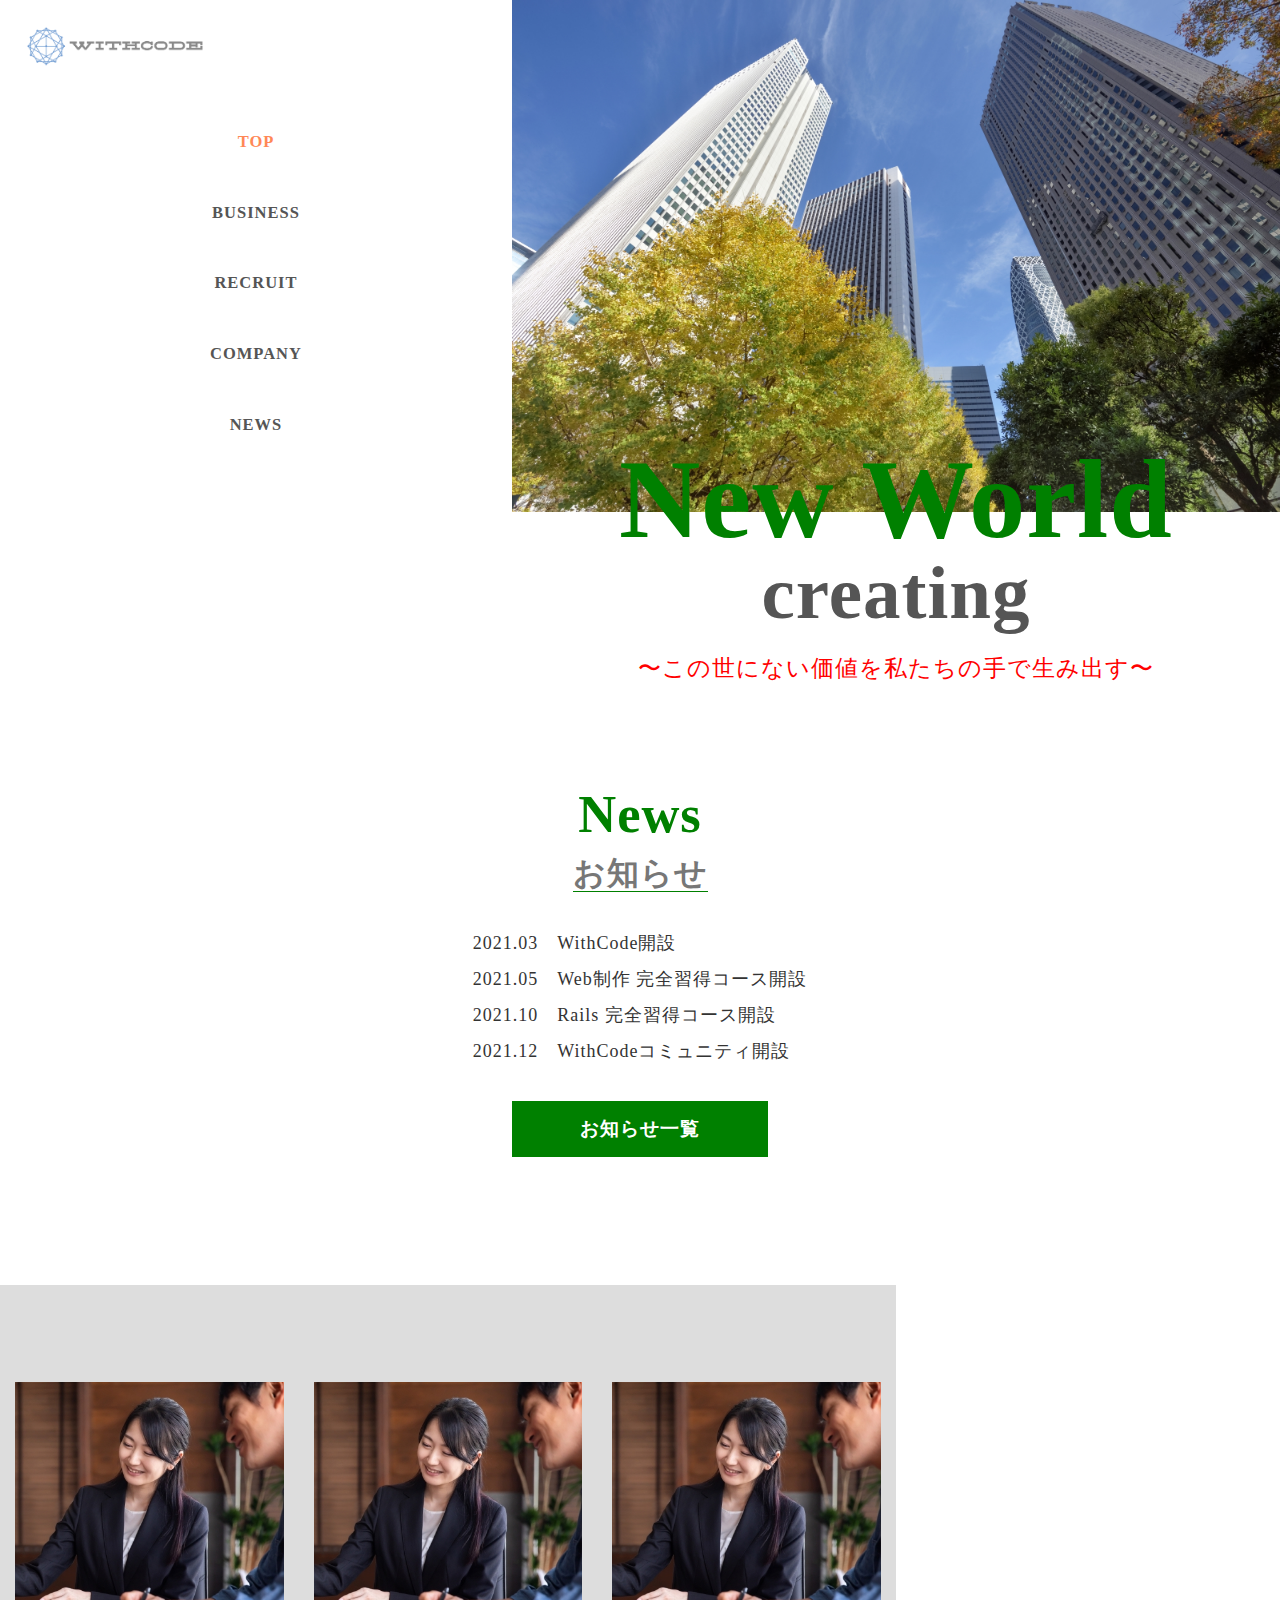
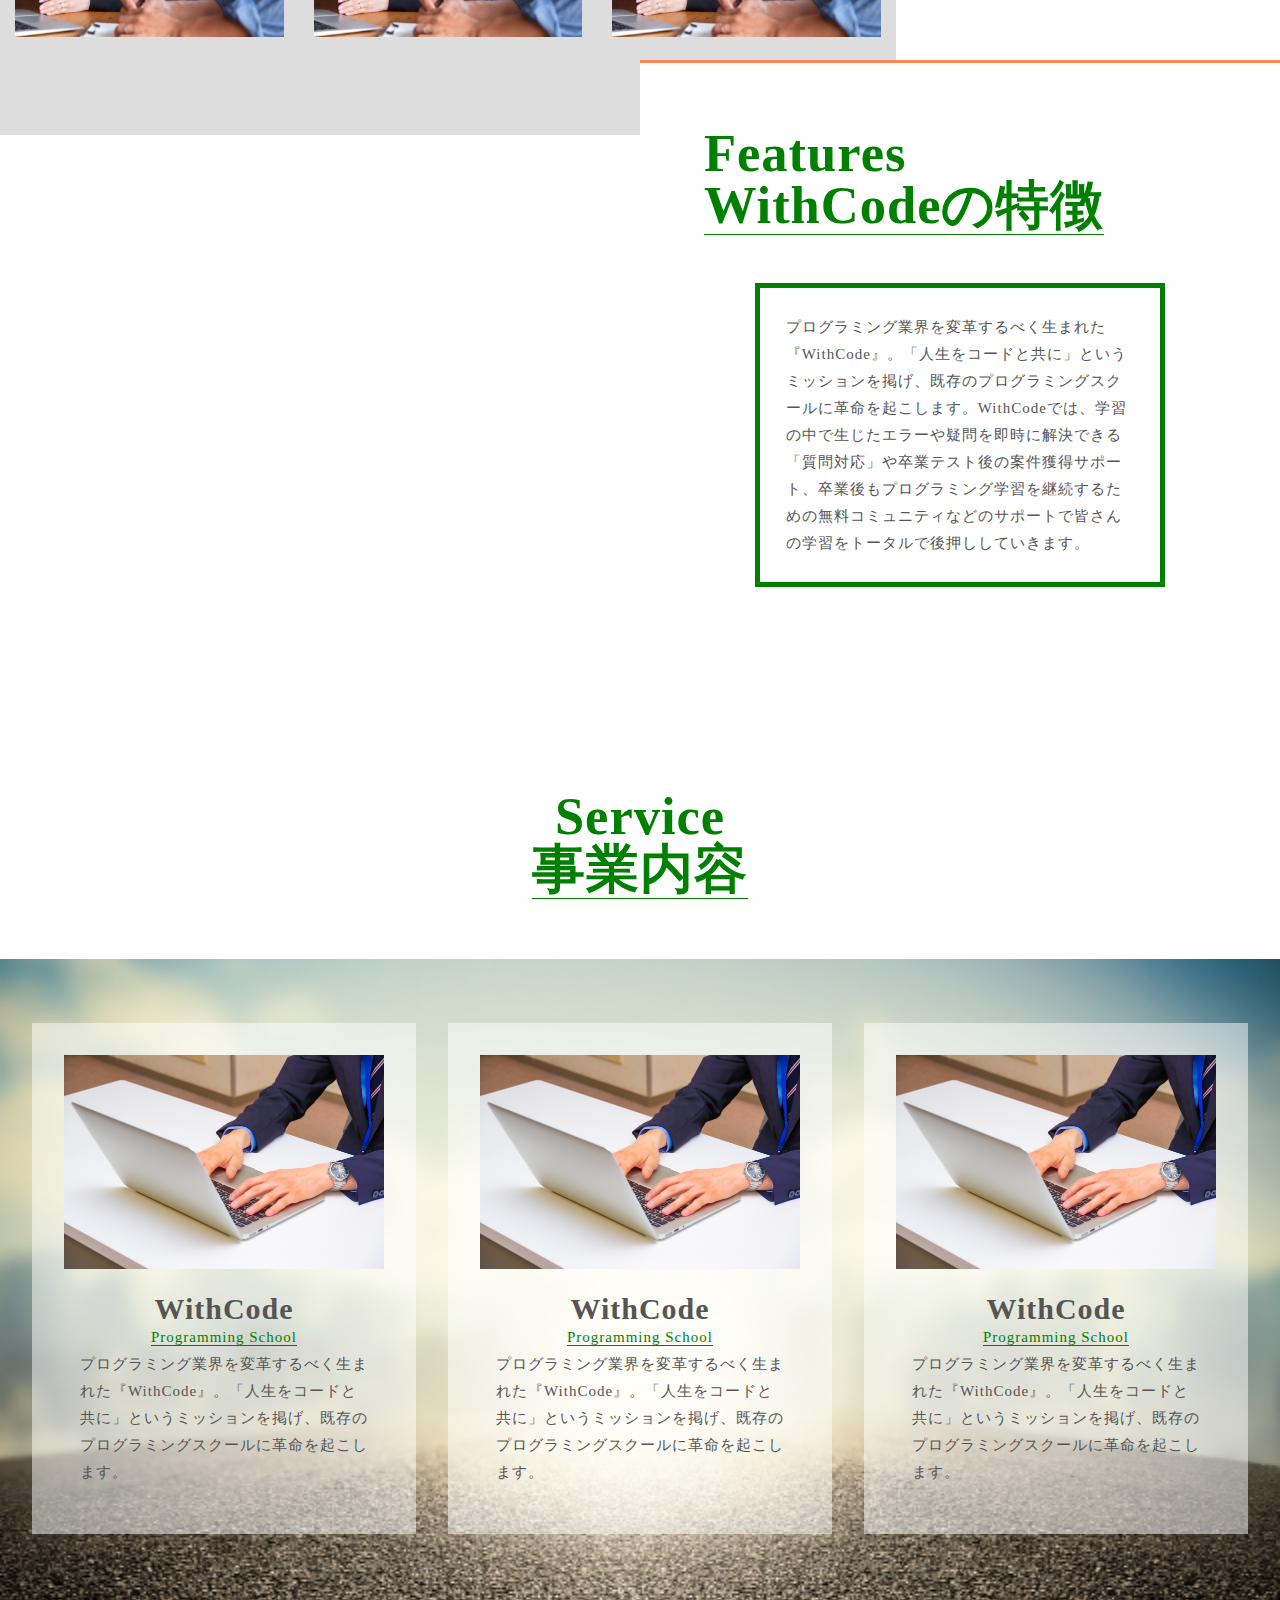
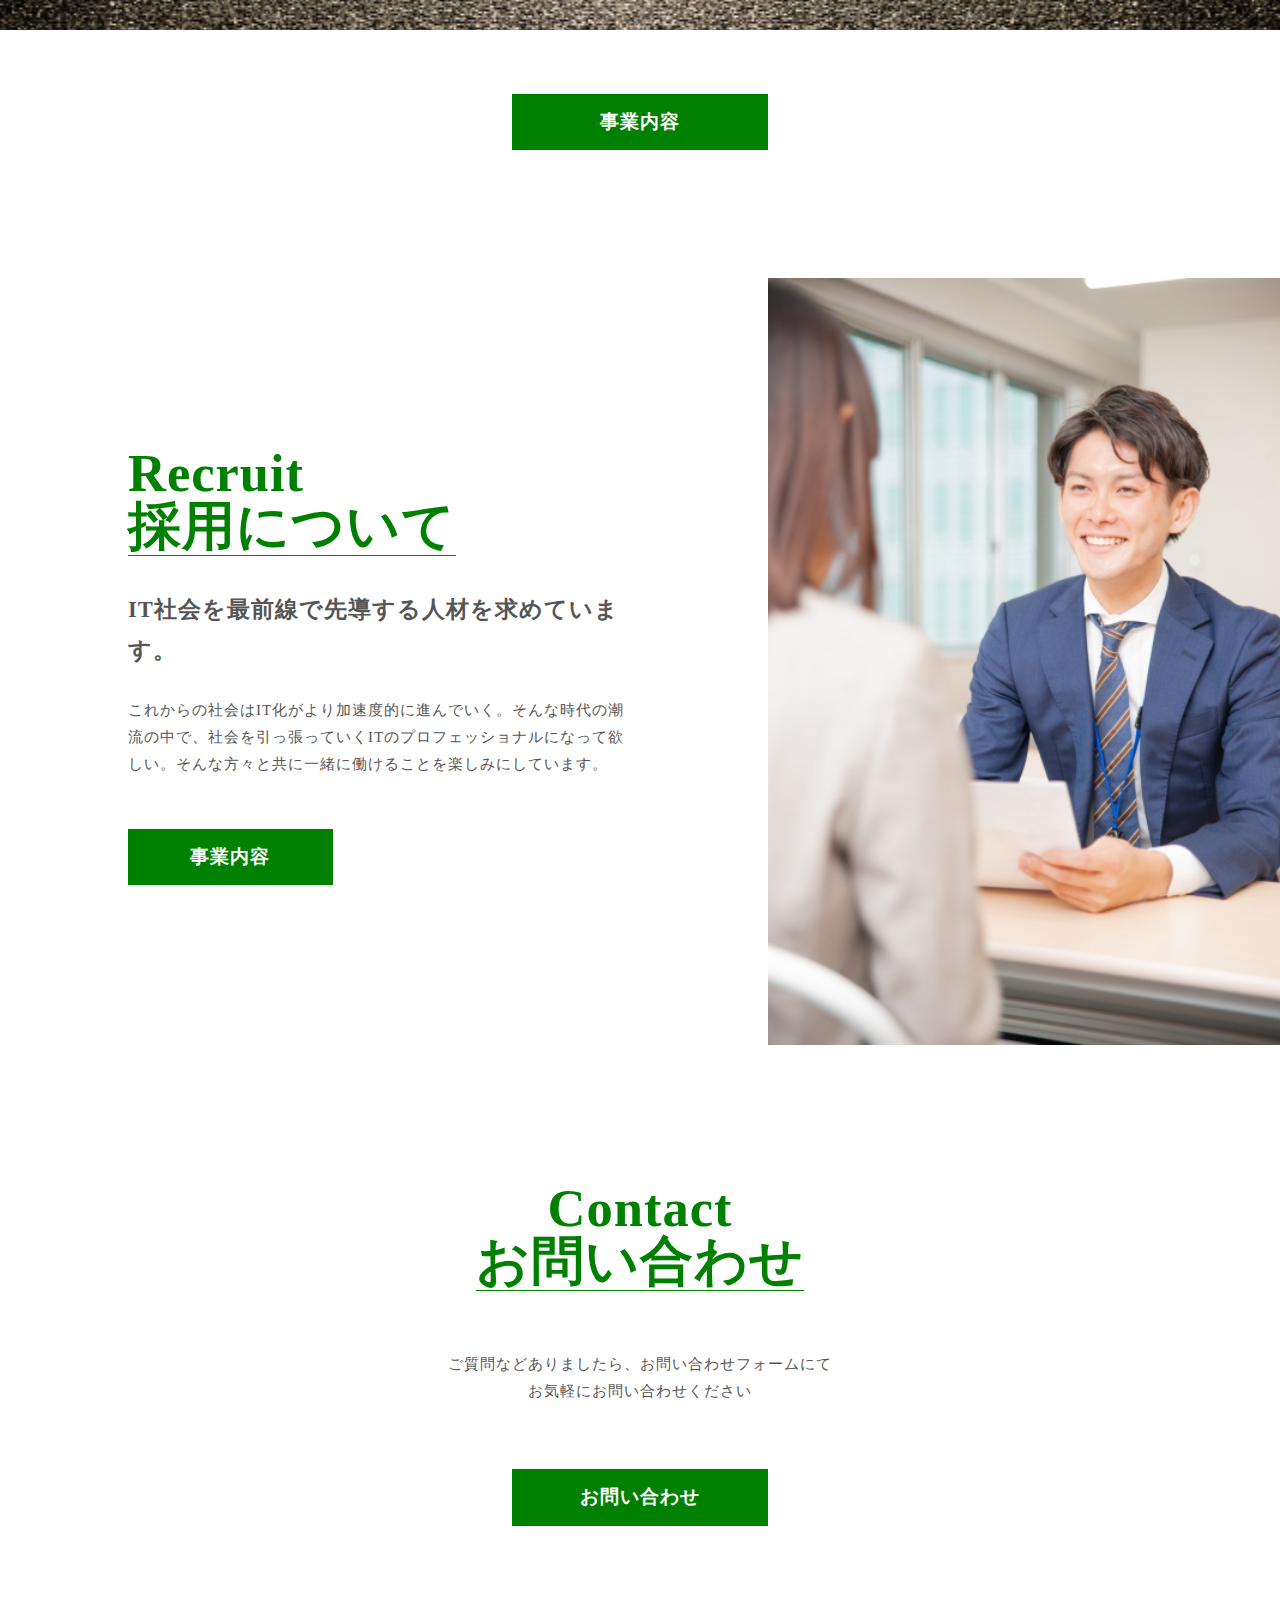
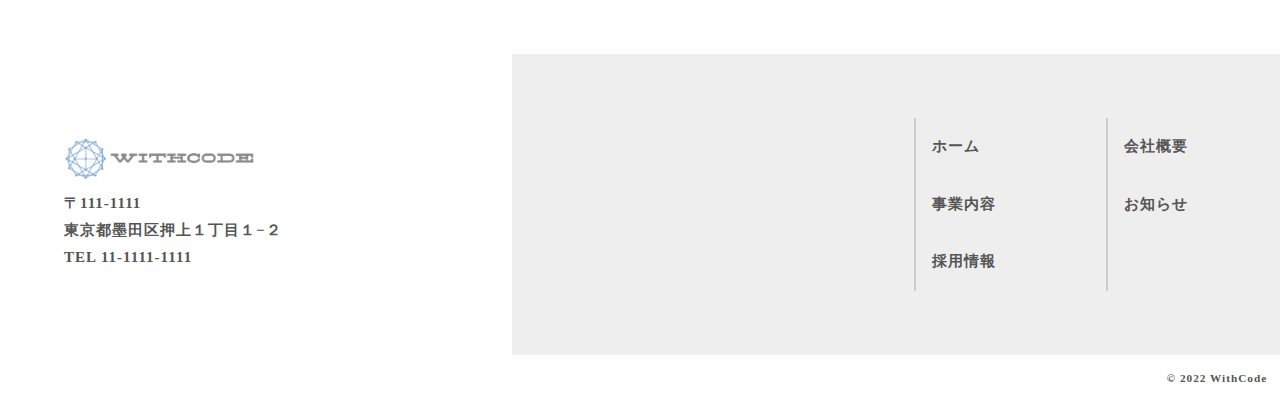
<file: index.html>
<!DOCTYPE html>
<html>
<head>
  <meta charset="UTF-8">
  <title>プログラミング教材「WithCode」</title>
  <meta name="description" content="「人生をコードと共に」というビジョンを達成するべく、皆さんのプログラミング学習をサポートします。">
  <meta name="keywords" content="IT,プログラミング,コミュニティ">
  <meta name="viewport" content="width=device-width, initial-scale=1.0">
  <meta property="og:title" content="プログラミング教材「WithCode」">
  <meta property="og:type" content="article">
  <meta property="og:url" content="https://withcode-plus.tech">
  <meta property="og:image" content="img/logo.png">
  <meta property="og:description" content="「人生をコードと共に」というビジョンを達成するべく、皆さんのプログラミング学習をサポートします。">
  <meta property="og:site_name" content="プログラミング教材">
  <link rel="icon" href="favicon.ico">
  <link rel="apple-touch-icon" sizes="180×180" href="img/logo.png">
  <link rel="stylesheet" type="text/css" href="css/reset.css">
  <link rel="stylesheet" type="text/css" href="css/common1.css">
  <link rel="stylesheet" type="text/css" href="css/index.css">
</head>
<body>
  <header>
    <div class="header_wrapper">
      <div class="header_inner">
        <img src="img/logo.png" alt="ロゴ画像">
        <nav>
          <ul>
            <li><a href="#" class="color">TOP</a></li>
            <li><a href="html/business.html">BUSINESS</a></li>
            <li><a href="html/recruit.html">RECRUIT</a></li>
            <li><a href="html/company.html">COMPANY</a></li>
            <li><a href="html/news.html">NEWS</a></li>
          </ul>
        </nav>
      </div>
      <div class="top_inner">
        <img src="img/top.png" alt="トップ画像">
        <div class="top_title">
          <h1>New World</h1>
          <h2>creating</h2>
          <p>
            〜この世にない価値を私たちの手で生み出す〜
          </p>
        </div>
      </div>
    </div>
  </header>
  <main>
    <section class="news section">
      <h3 class="ttl">News<br><small>お知らせ</small></h3>
      <ul class="news_list">
        <li>2021.03&emsp;WithCode開設</li>
        <li>2021.05&emsp;Web制作 完全習得コース開設</li>
        <li>2021.10&emsp;Rails 完全習得コース開設</li>
       <li>2021.12&emsp;WithCodeコミュニティ開設</li>
      </ul>
      <div class="btn">
        <a href="html/news.html">お知らせ一覧</a>
      </div>
    </section>
    <section class="feature section">
      <div class="feature_block_1">
        <ul class="feature_imgs">
          <li class="feature_img"><img src="img/feature.png" alt="特徴の画像"></li>
          <li class="feature_img"><img src="img/feature.png" alt="特徴の画像"></li>
          <li class="feature_img"><img src="img/feature.png" alt="特徴の画像"></li>
        </ul>
      </div>
      <div class="feature_block_2">
        <div class="feature_block_2_wrapper">
          <h3 class="ttl">Features<br><small>WithCodeの特徴</small></h3>
          <p class="feature_txt">
            プログラミング業界を変革するべく生まれた『WithCode』。「人生をコードと共に」というミッションを掲げ、既存のプログラミングスクールに革命を起こします。WithCodeでは、学習の中で生じたエラーや疑問を即時に解決できる「質問対応」や卒業テスト後の案件獲得サポート、卒業後もプログラミング学習を継続するための無料コミュニティなどのサポートで皆さんの学習をトータルで後押ししていきます。
          </p>
        </div>
      </div>
    </section>
    <section class="service section">
      <h3 class="ttl">Service<br><small>事業内容</small></h3>
      <div class="service_bg">
      <div class="service_item_wrapper">
      <div class="service_item">
        <img src="img/service.png" alt="サービス画像">
        <div class="service_txt_wrapper">
          <h4>WithCode</h4>
          <small>Programming School</small>
          <p>プログラミング業界を変革するべく生まれた『WithCode』。「人生をコードと共に」というミッションを掲げ、既存のプログラミングスクールに革命を起こします。</p>
        </div>
      </div>
      <div class="service_item">
        <img src="img/service.png" alt="サービス画像">
        <div class="service_txt_wrapper">
          <h4>WithCode</h4>
          <small>Programming School</small>
          <p>プログラミング業界を変革するべく生まれた『WithCode』。「人生をコードと共に」というミッションを掲げ、既存のプログラミングスクールに革命を起こします。</p>
        </div>
      </div>
      <div class="service_item">
        <img src="img/service.png" alt="サービス画像">
        <div class="service_txt_wrapper">
          <h4>WithCode</h4>
          <small>Programming School</small>
          <p>プログラミング業界を変革するべく生まれた『WithCode』。「人生をコードと共に」というミッションを掲げ、既存のプログラミングスクールに革命を起こします。</p>
        </div>
        </div>
      </div>
      </div>
    </div>
    <div class="btn">
      <a href="html/business.html">事業内容</a>
    </div>
    </section>
    <section class="recruit section">
      <div class="recruit_wrapper">
        <div class="recruit_txt_wrapper">
          <h3 class="ttl">Recruit<br><small>採用について</small></h3>
          <h4>IT社会を最前線で先導する人材を求めています。</h4>
          <p>
            これからの社会はIT化がより加速度的に進んでいく。そんな時代の潮流の中で、社会を引っ張っていくITのプロフェッショナルになって欲しい。そんな方々と共に一緒に働けることを楽しみにしています。
          </p>
          <div class="btn recruit_btn">
            <a href="html/recruit.html">事業内容</a>
          </div>
        </div>
        <div class="recruit_img_wrapper">
          <img src="img/top_recruit.png" alt="採用画像">
        </div>
      </div>
      <div class="recruit_bg"></div>
    </section>
    <section class="contact section">
      <div class="contact_wrapper">
        <h3 class="ttl">Contact<br><small>お問い合わせ</small></h3>
        <P>ご質問などありましたら、お問い合わせフォームにて<br>お気軽にお問い合わせください</P>
        <div class="btn">
          <a href="https://withcode.tech">お問い合わせ</a>
        </div>
      </div>
    </section>
    <footer>
      <div class="footer_wrapper">
        <div class="footer_block_1">
          <img src="img/logo.png" alt="ロゴ画像">
          <p>〒111-1111<br>
            東京都墨田区押上１丁目１−２<br>
            TEL 11-1111-1111
          </p>
        </div>
        <div class="footer_block_2">
          <div class="footer_list">
            <ul>
              <li><a href="#">ホーム</a></li>
              <li><a href="html/business.html">事業内容</a></li>
              <li><a href="html/recruit.html">採用情報</a></li>
            </ul>
            <ul>
              <li><a href="html/company.html">会社概要</a></li>
              <li><a href="html/news.html">お知らせ</a></li>
            </ul>
          </div>
        </div>
      </div>
      <div class="footer_copyright">
        <p>© 2022 WithCode</p>
      </div>
    </footer>
  </main>
</body>
</html>
</file>
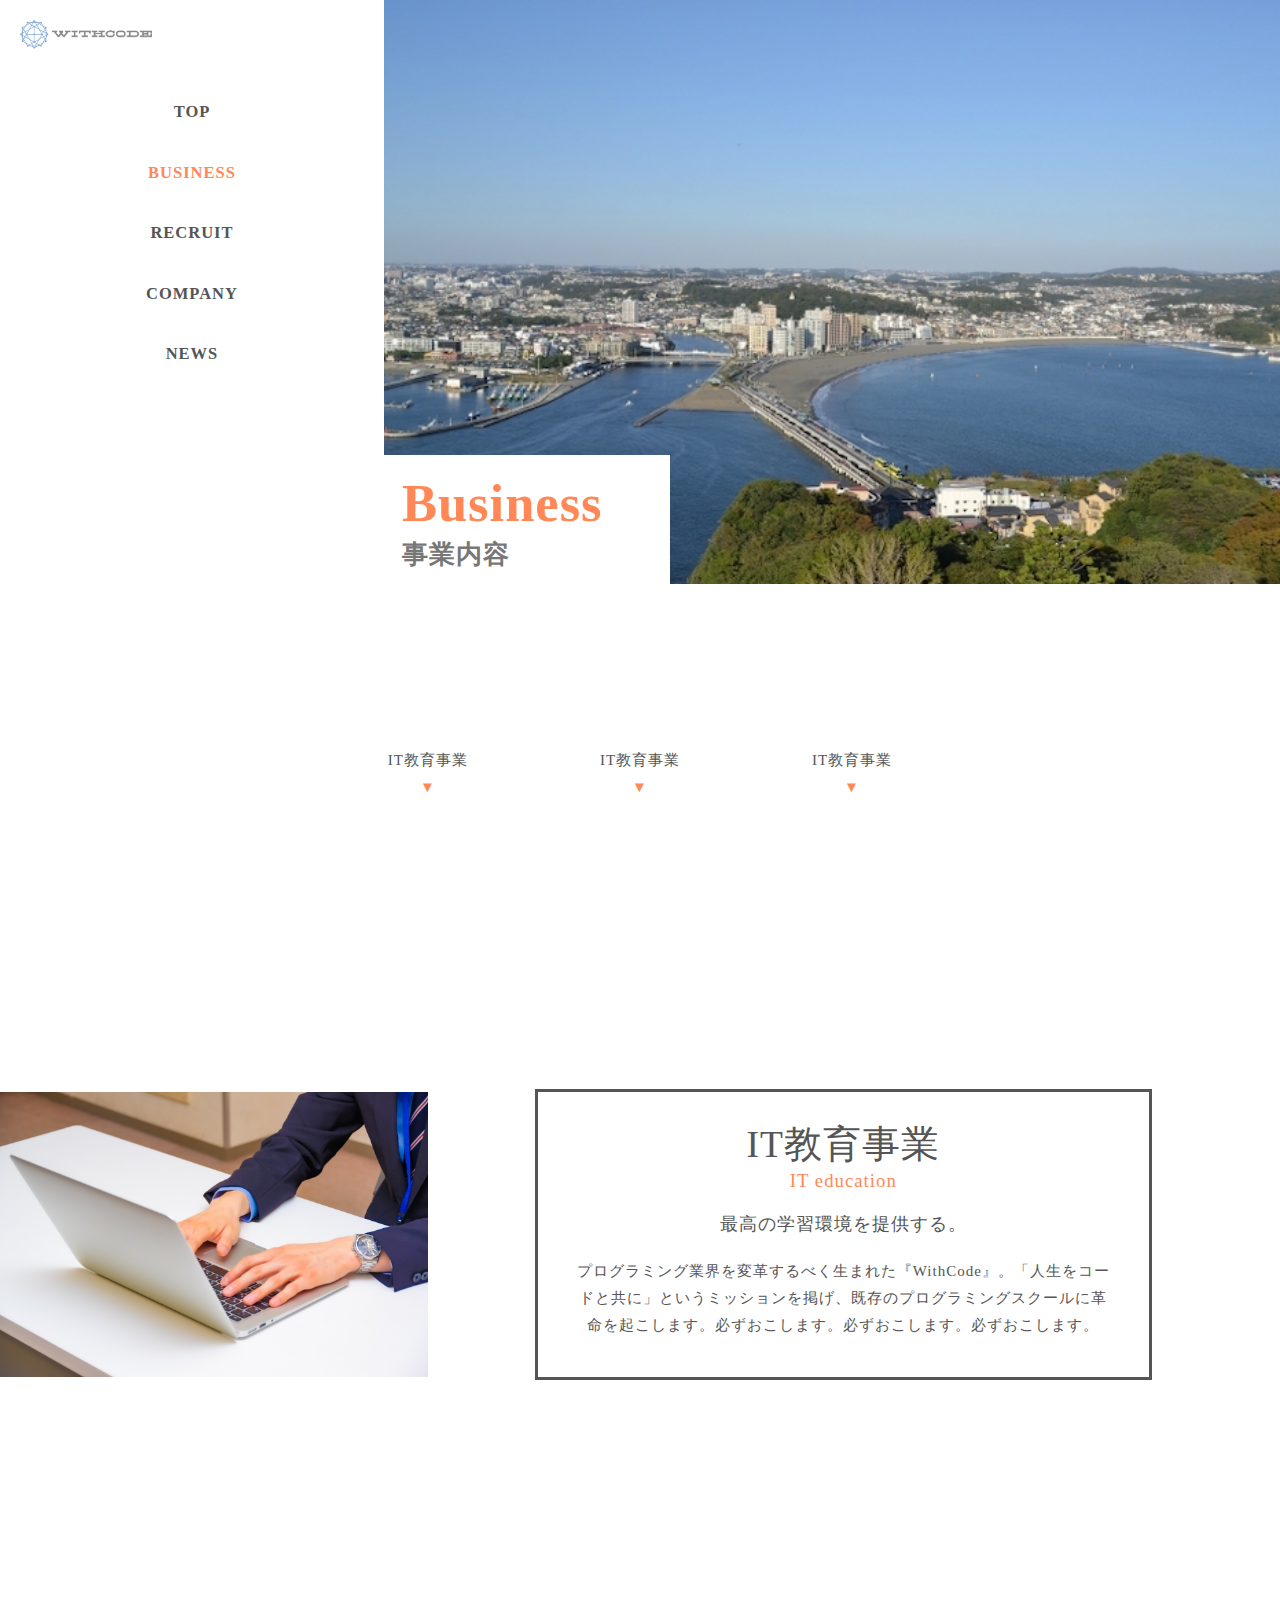
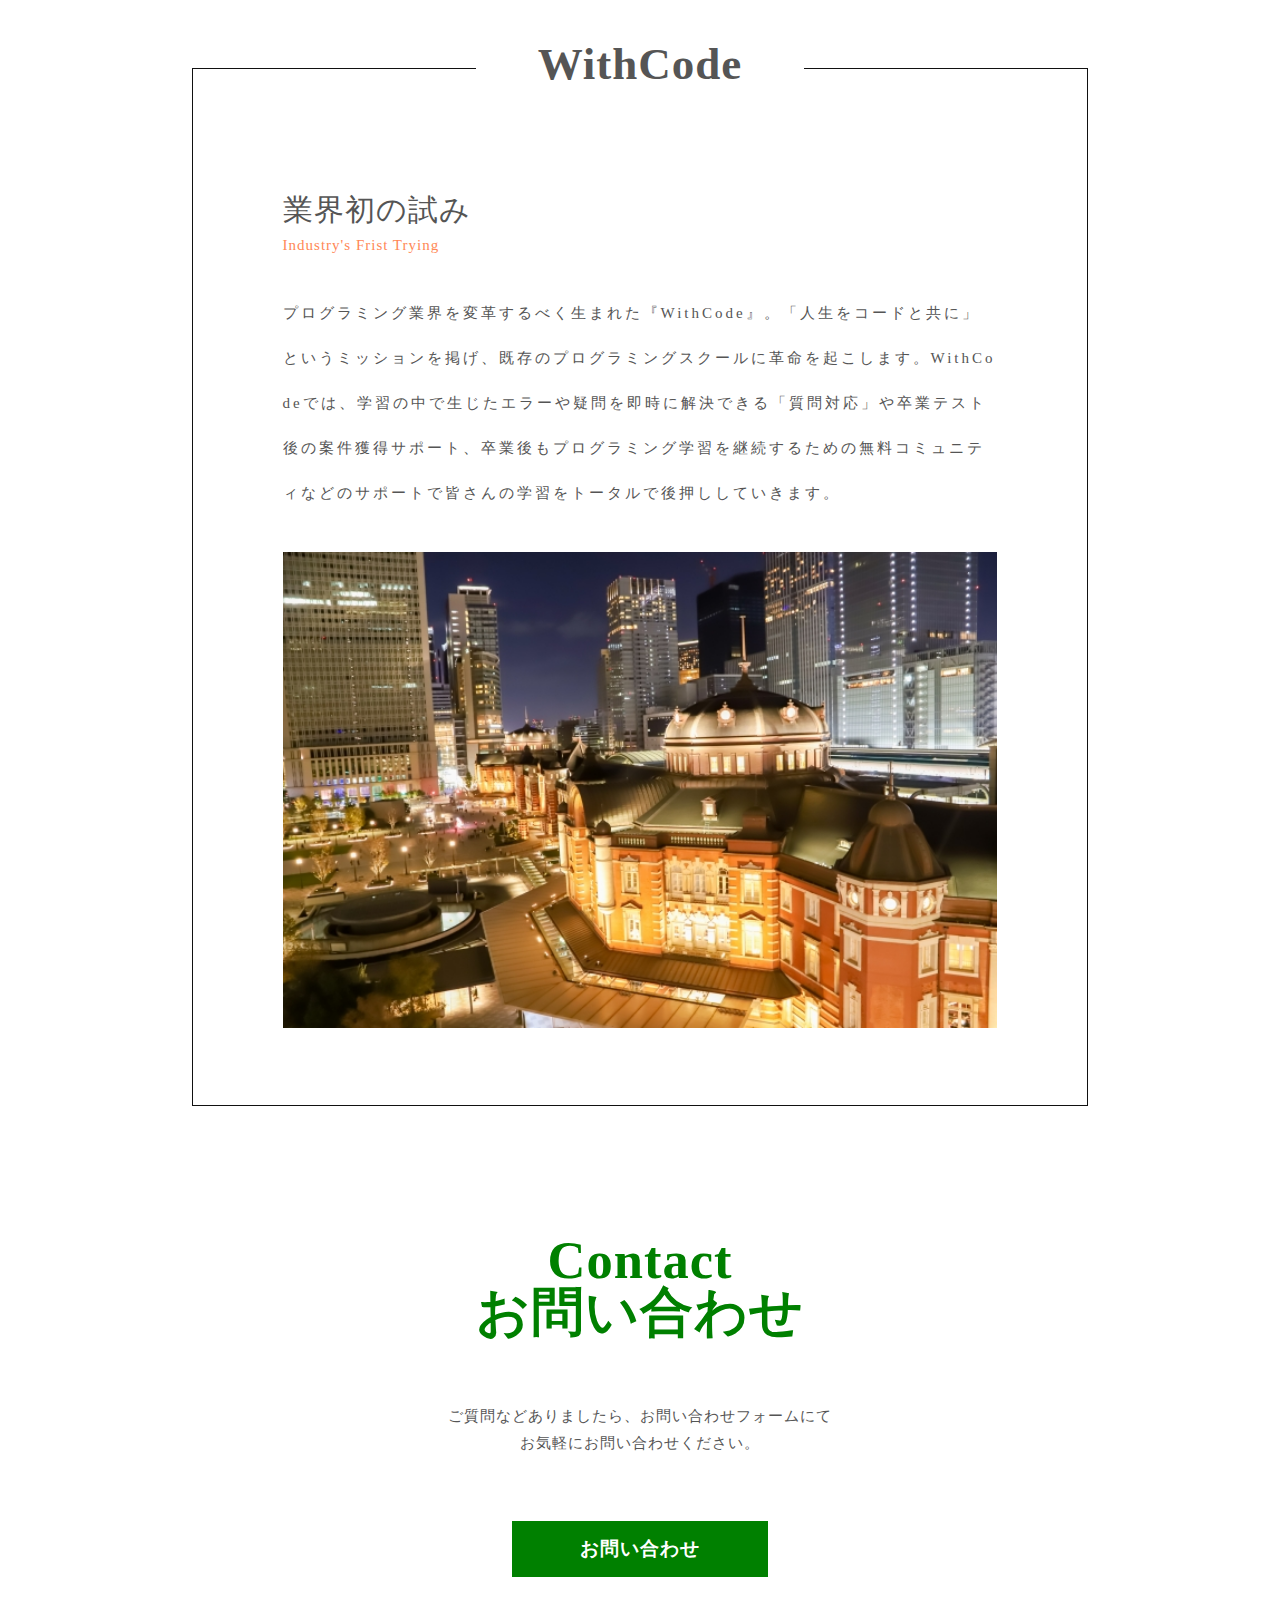
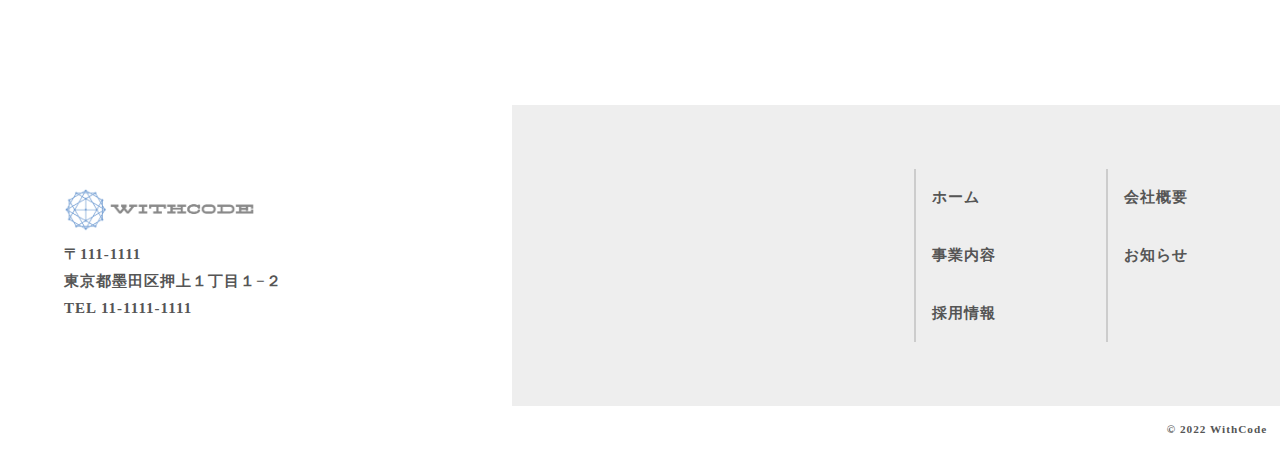
<file: html/business.html>
<!DOCTYPE html>
<html>

<head>
  <meta charset="UTF-8">
  <title>プログラミング教材「WithCode」</title>
  <meta name="description" content="「人生をコードと共に」というビジョンを達成するべく、皆さんのプログラミング学習をサポートします。">
  <meta name="keywords" content="IT,プログラミング,コミュニティ">
  <meta name="viewport" content="width=device-width, initial-scale=1.0">
  <meta property="og:title" content="プログラミング教材「WithCode」">
  <meta property="og:type" content="article">
  <meta property="og:url" content="https://withcode-plus.tech">
  <meta property="og:image" content="img/logo.png">
  <meta property="og:description" content="「人生をコードと共に」というビジョンを達成するべく、皆さんのプログラミング学習をサポートします。">
  <meta property="og:site_name" content="プログラミング教材">
  <link rel="icon" href="../favicon.ico">
  <link rel="apple-touch-icon" sizes="180×180" href="../img/logo.png">
  <link rel="stylesheet" type="text/css" href="../css/reset.css">
  <link rel="stylesheet" type="text/css" href="../css/common1.css">
  <link rel="stylesheet" type="text/css" href="../css/common2.css">
  <link rel="stylesheet" type="text/css" href="../css/business.css">
</head>
<body>
  <header>
    <div class="header_wrapper">
      <div class="header_inner">
        <img src="../img/logo.png" alt="ロゴ画像">
        <nav>
          <ul>
            <li><a href="../index.html">TOP</a></li>
            <li><a href="business.html" class="color">BUSINESS</a></li>
            <li><a href="recruit.html">RECRUIT</a></li>
            <li><a href="company.html">COMPANY</a></li>
            <li><a href="news.html">NEWS</a></li>
          </ul>
        </nav>
      </div>
      <div class="top_inner">
        <img src="../img/business.png" alt="トップ画像">
        <div class="top_title">
          <h1>Business<br><small>事業内容</small></h1>
        </div>
      </div>
    </div>
  </header>
  <main>
    <section class="business">
      <div class="business_inner">
        <div class="business_top">
          <ul>
            <li><a href="#business_block_wrapper_1">IT教育事業<br><small>▼</small></a></li>
            <li><a href="#business_block_wrapper_2">IT教育事業<br><small>▼</small></a></li>
            <li><a href="#business_block_wrapper_3">IT教育事業<br><small>▼</small></a></li>
          </ul>
        </div>
          <div class="business_all">
            <div class="business_block_wrapper" id="business_block_wrapper_1">
              <div class="business_block_1">
                <img src="../img/service.png" alt="サービス画像">
              </div>
              <div class="business_block_2">
                <h2>IT教育事業<br><small>IT education</small></h2>
                <h3>最高の学習環境を提供する。</h3>
                <p>
                  プログラミング業界を変革するべく生まれた『WithCode』。「人生をコードと共に」というミッションを掲げ、既存のプログラミングスクールに革命を起こします。必ずおこします。必ずおこします。必ずおこします。
                </p>
              </div>
              
            </div>
          </div>
      </div>
    </section>
    <section class="letter section">
      <div class="letter_wrapper">
        <h1>WithCode</h1>
        <div class="letter_list">
          <h2>業界初の試み<br><small>Industry's Frist Trying</small></h2>
          <div class="letter_item">
            <p>
              プログラミング業界を変革するべく生まれた『WithCode』。「人生をコードと共に」というミッションを掲げ、既存のプログラミングスクールに革命を起こします。WithCodeでは、学習の中で生じたエラーや疑問を即時に解決できる「質問対応」や卒業テスト後の案件獲得サポート、卒業後もプログラミング学習を継続するための無料コミュニティなどのサポートで皆さんの学習をトータルで後押ししていきます。
            </p>
            <img src="../img/business_letter.png" alt="レター画像">
          </div>
        </div>
      </div>
    </section>
    <section class="contact section">
      <div class="contact_wrapper">
        <h3 class="ttl">Contact<br><small>お問い合わせ</small></h3>
        <P>
          ご質問などありましたら、お問い合わせフォームにて<br>
          お気軽にお問い合わせください。
        </P>
        <div class="btn">
          <a href="https://withcode.tech">お問い合わせ</a>
        </div>
      </div>
    </section>
  </main>
<footer>
  <div class="footer_wrapper">
    <div class="footer_block_1">
      <img src="../img/logo.png" alt="ロゴ画像">
      <p>
        〒111-1111<br>
        東京都墨田区押上１丁目１−２<br>
        TEL 11-1111-1111
      </p>
    </div>
    <div class="footer_block_2">
      <div class="footer_list">
        <ul>
          <li><a href="../index.html">ホーム</a></li>
          <li><a href="business.html">事業内容</a></li>
          <li><a href="recruit.html">採用情報</a></li>
        </ul>
        <ul>
          <li><a href="company.html">会社概要</a></li>
          <li><a href="news.html">お知らせ</a></li>
        </ul>
      </div>
    </div>
  </div>
  <div class="footer_copyright">
    <p>© 2022 WithCode</p>
  </div>
</footer>
</body>
</html>
</file>
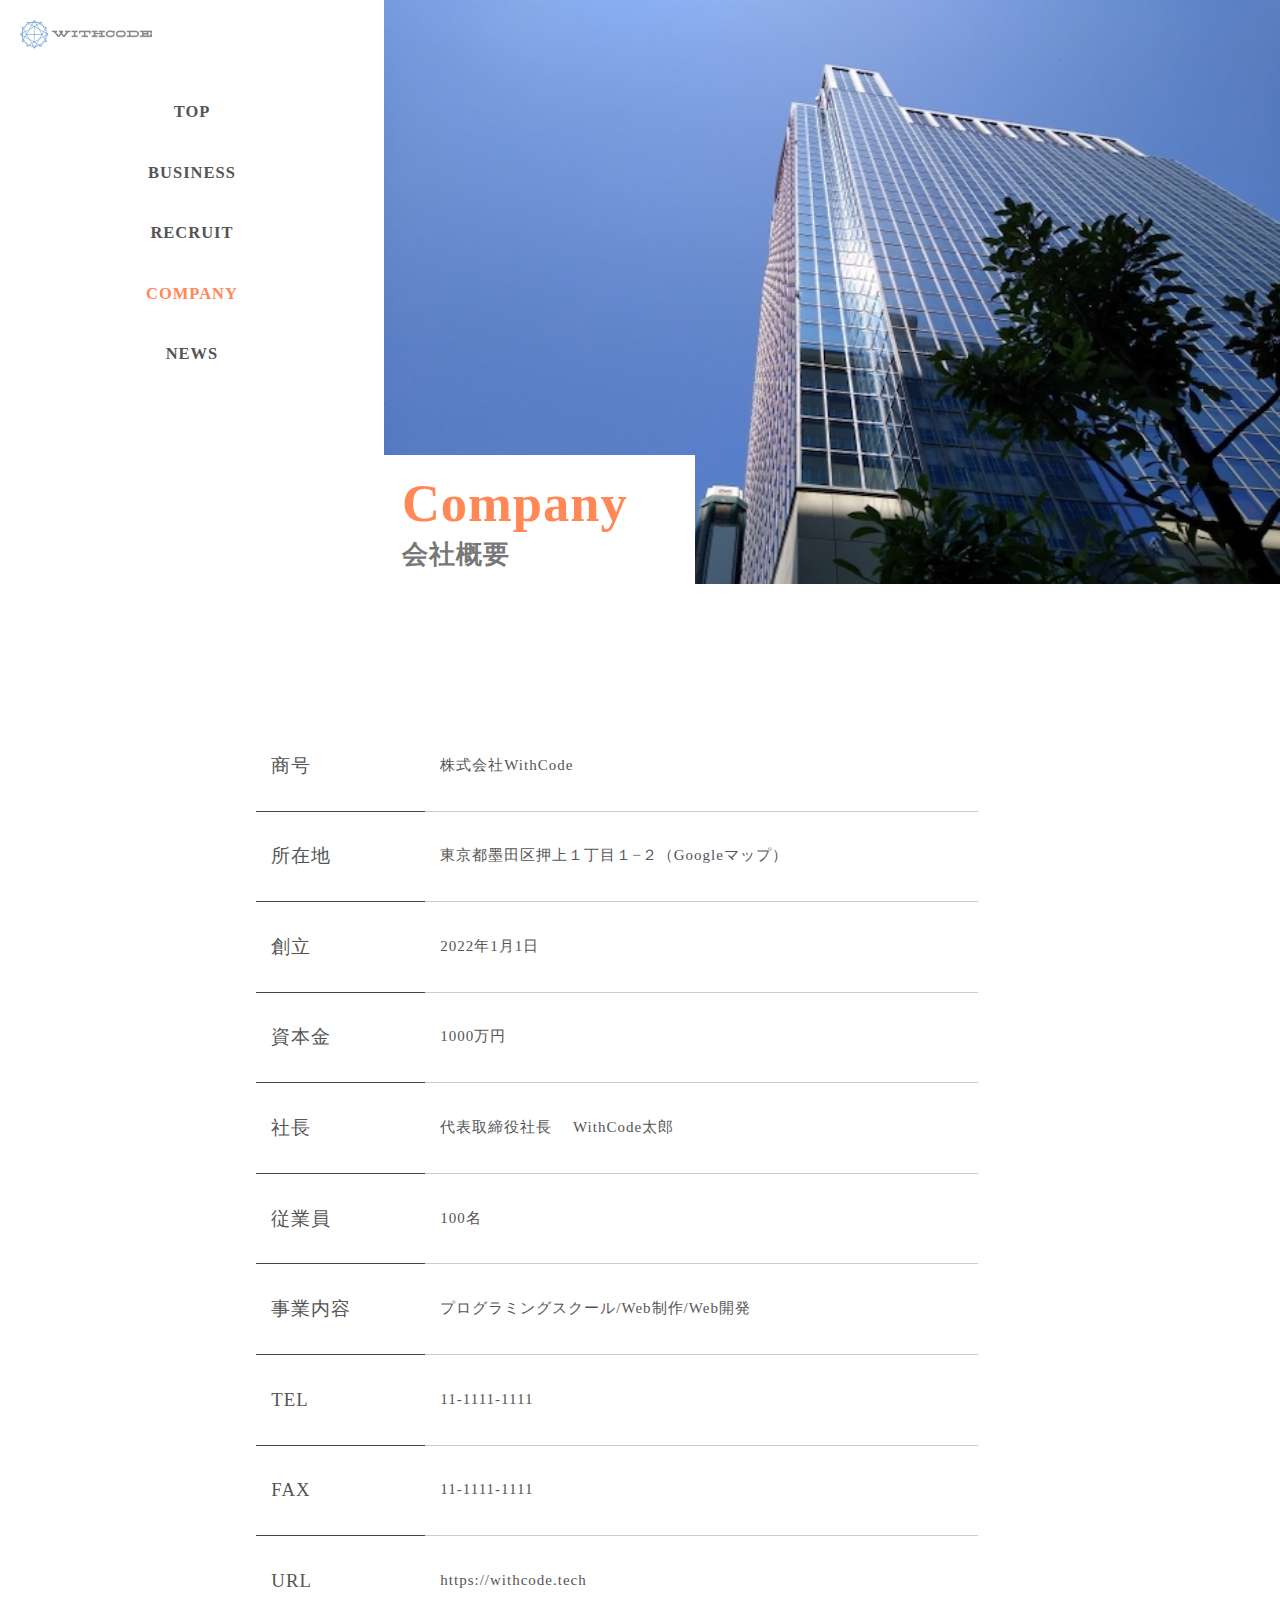
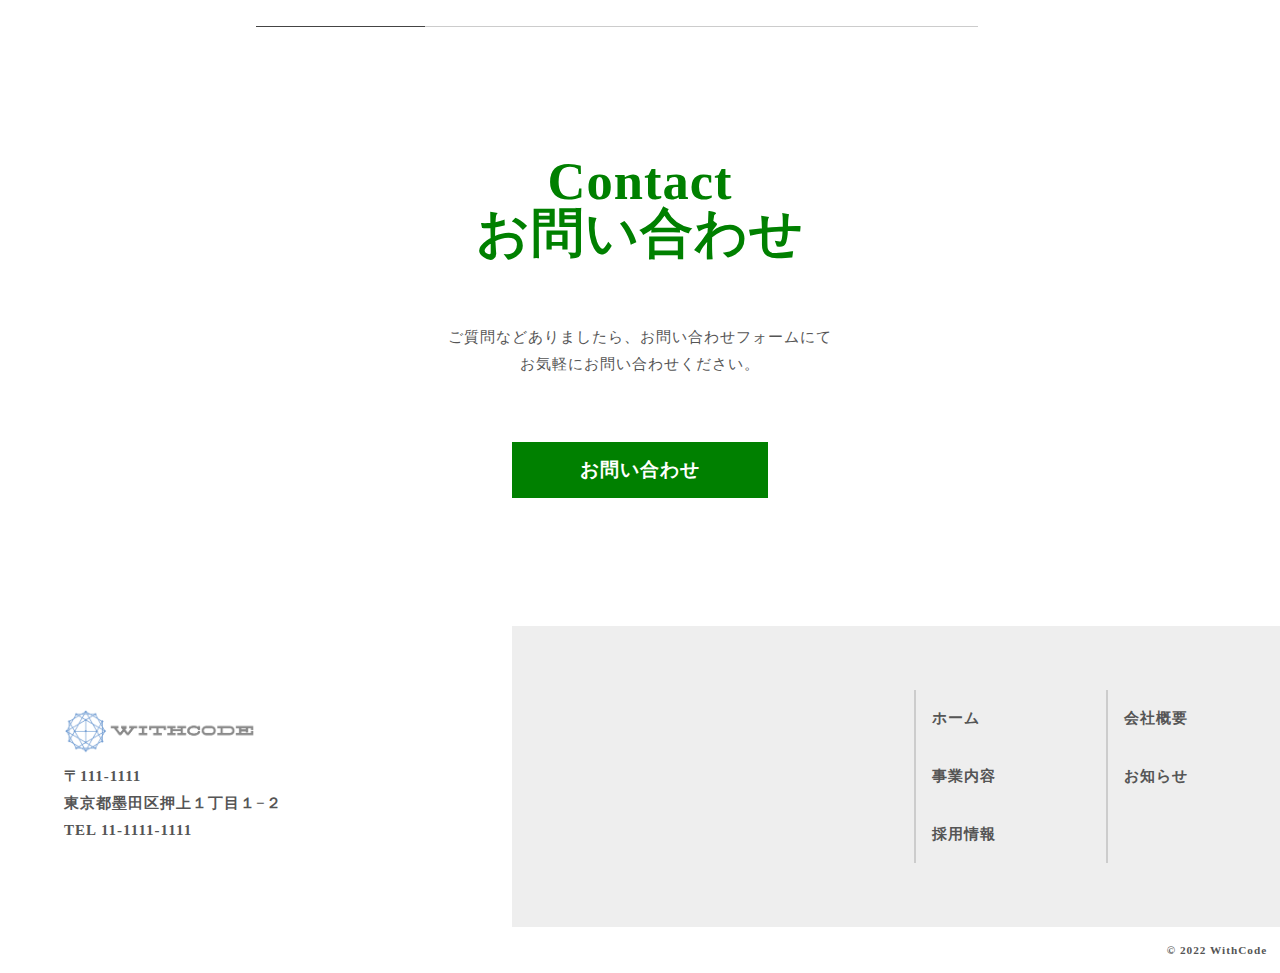
<file: html/company.html>
<!DOCTYPE html>
<html>

<head>
  <meta charset="UTF-8">
  <title>プログラミング教材「WithCode」</title>
  <meta name="description" content="「人生をコードと共に」というビジョンを達成するべく、皆さんのプログラミング学習をサポートします。">
  <meta name="keywords" content="IT,プログラミング,コミュニティ">
  <meta name="viewport" content="width=device-width, initial-scale=1.0">
  <meta property="og:title" content="プログラミング教材「WithCode」">
  <meta property="og:type" content="article">
  <meta property="og:url" content="https://withcode-plus.tech">
  <meta property="og:image" content="img/logo.png">
  <meta property="og:description" content="「人生をコードと共に」というビジョンを達成するべく、皆さんのプログラミング学習をサポートします。">
  <meta property="og:site_name" content="プログラミング教材">
  <link rel="icon" href="../favicon.ico">
  <link rel="apple-touch-icon" sizes="180×180" href="../img/logo.png">
  <link rel="stylesheet" type="text/css" href="../css/reset.css">
  <link rel="stylesheet" type="text/css" href="../css/common1.css">
  <link rel="stylesheet" type="text/css" href="../css/common2.css">
  <link rel="stylesheet" type="text/css" href="../css/company.css">
</head>
<body>
  <header>
    <div class="header_wrapper">
      <div class="header_inner">
        <img src="../img/logo.png" alt="ロゴ画像">
        <nav>
          <ul>
            <li><a href="../index.html">TOP</a></li>
            <li><a href="business.html">BUSINESS</a></li>
            <li><a href="recruit.html">RECRUIT</a></li>
            <li><a href="company.html" class="color">COMPANY</a></li>
            <li><a href="news.html">NEWS</a></li>
          </ul>
        </nav>
      </div>
      <div class="top_inner">
        <img src="../img/company.png" alt="トップ画像">
        <div class="top_title">
          <h1>Company<br><small>会社概要</small></h1>
        </div>
      </div>
    </div>
  </header>
  <main>
  <section class="company section">
    <div class="company_wrapper">
      <ul class="company_list">
        <li class="company_item">
          <span>商号</span>
          <p>株式会社WithCode</p>
        </li>
        <li class="company_item">
          <span>所在地</span>
          <p>東京都墨田区押上１丁目１−２（<a href="" class="map_link">Googleマップ</a>）</p>
        </li>
        <li class="company_item">
          <span>創立</span>
          <p>2022年1月1日</p>
        </li>
        <li class="company_item">
          <span>資本金</span>
          <p>1000万円</p>
        </li>
        <li class="company_item">
          <span>社長</span>
          <p>代表取締役社長  WithCode太郎</p>
        </li>
        <li class="company_item">
          <span>従業員</span>
          <p>100名</p>
        </li>
        <li class="company_item">
          <span>事業内容</span>
          <p>
            プログラミングスクール/Web制作/Web開発
          </p>
        </li>
        <li class="company_item">
          <span>TEL</span>
          <p><a href="">11-1111-1111</a></p>
        </li>
        <li class="company_item">
          <span>FAX</span>
          <p><a href="">11-1111-1111</a></p>
        </li>
        <li class="company_item">
          <span>URL</span>
          <p><a href="">https://withcode.tech</a></p>
        </li>
      </ul>
    </div>
  </section>
  <main>
    <section class="contact section">
      <div class="contact_wrapper">
        <h3 class="ttl">Contact<br><small>お問い合わせ</small></h3>
        <P>
          ご質問などありましたら、お問い合わせフォームにて<br>
          お気軽にお問い合わせください。
        </P>
        <div class="btn">
          <a href="https://withcode.tech">お問い合わせ</a>
        </div>
      </div>
    </section>
    <footer>
      <div class="footer_wrapper">
        <div class="footer_block_1">
          <img src="../img/logo.png" alt="ロゴ画像">
          <p>〒111-1111<br>
            東京都墨田区押上１丁目１−２<br>
            TEL 11-1111-1111
          </p>
        </div>
        <div class="footer_block_2">
          <div class="footer_list">
            <ul>
              <li><a href="../index.html">ホーム</a></li>
              <li><a href="business.html">事業内容</a></li>
              <li><a href="recruit.html">採用情報</a></li>
            </ul>
            <ul>
              <li><a href="company.html">会社概要</a></li>
              <li><a href="news.html">お知らせ</a></li>
            </ul>
          </div>
        </div>
      </div>
      <div class="footer_copyright">
        <p>© 2022 WithCode</p>
      </div>
    </footer>
</body>
</html>
</file>
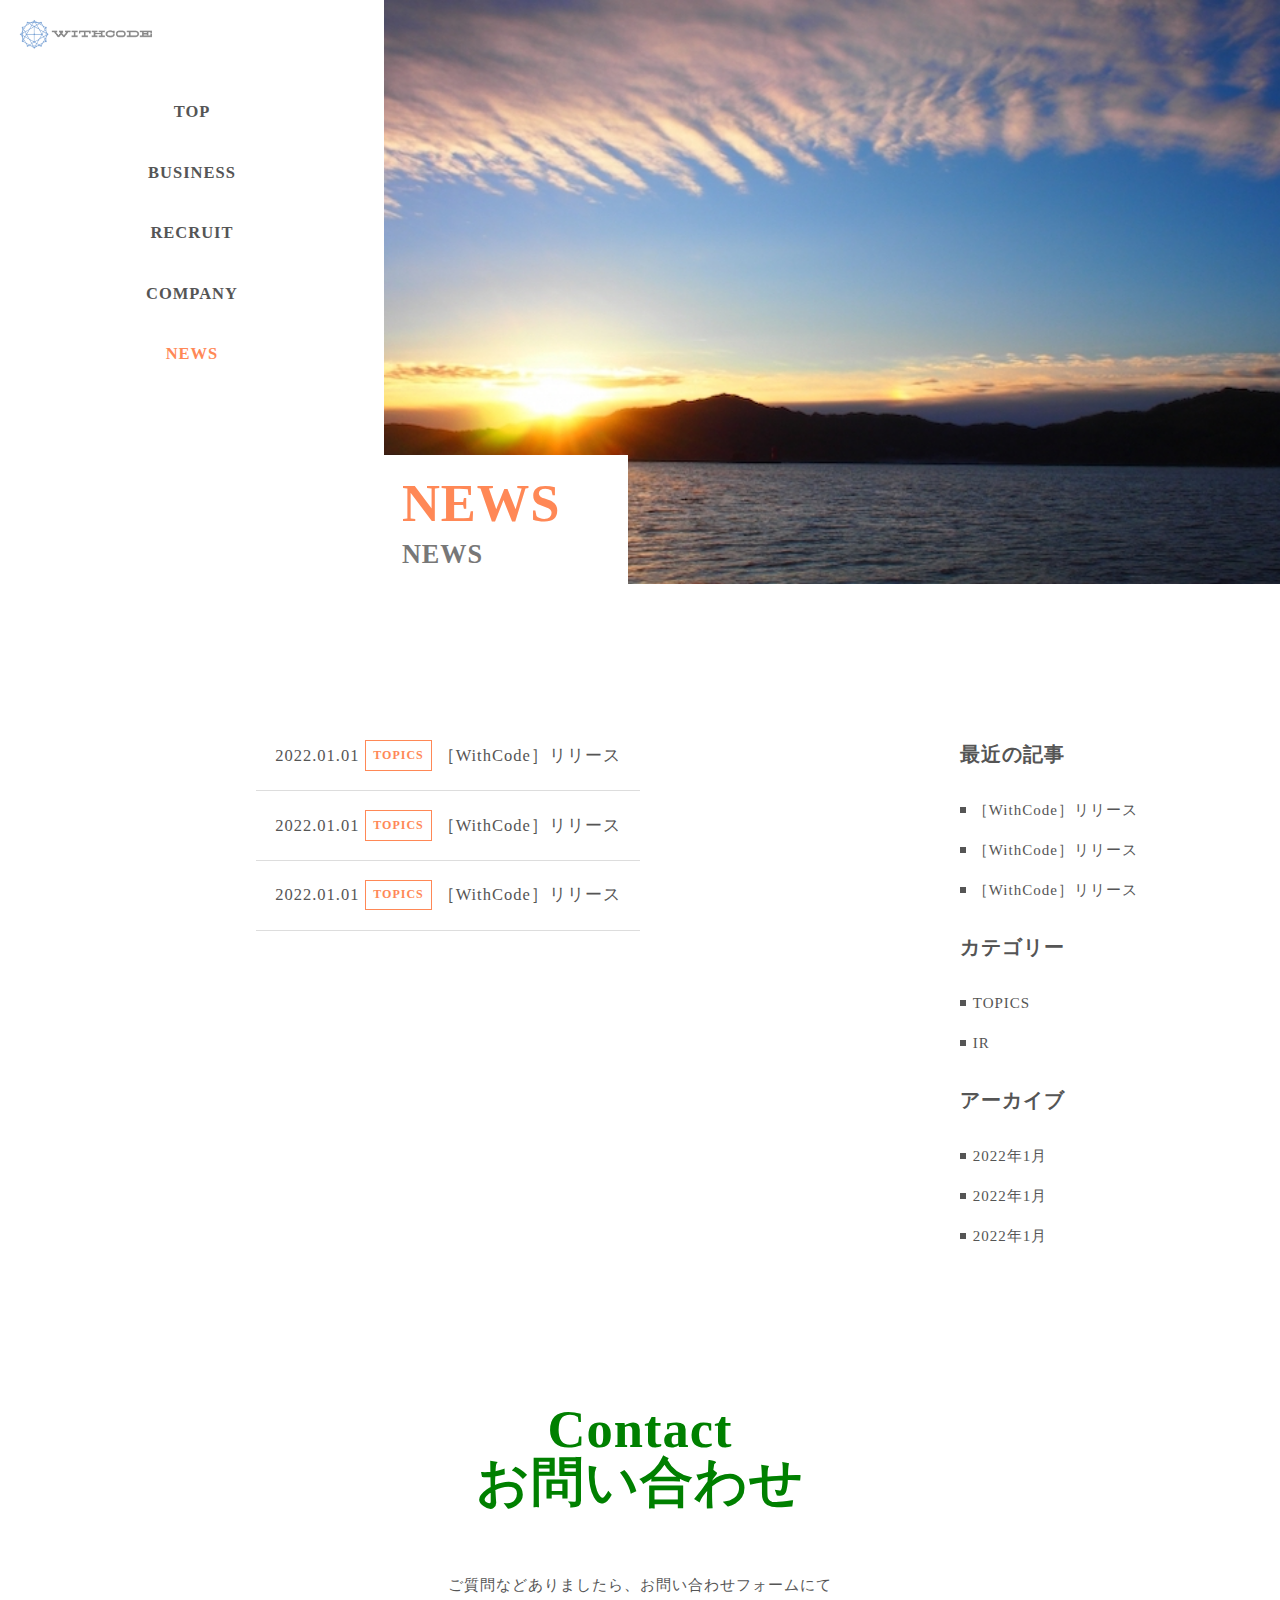
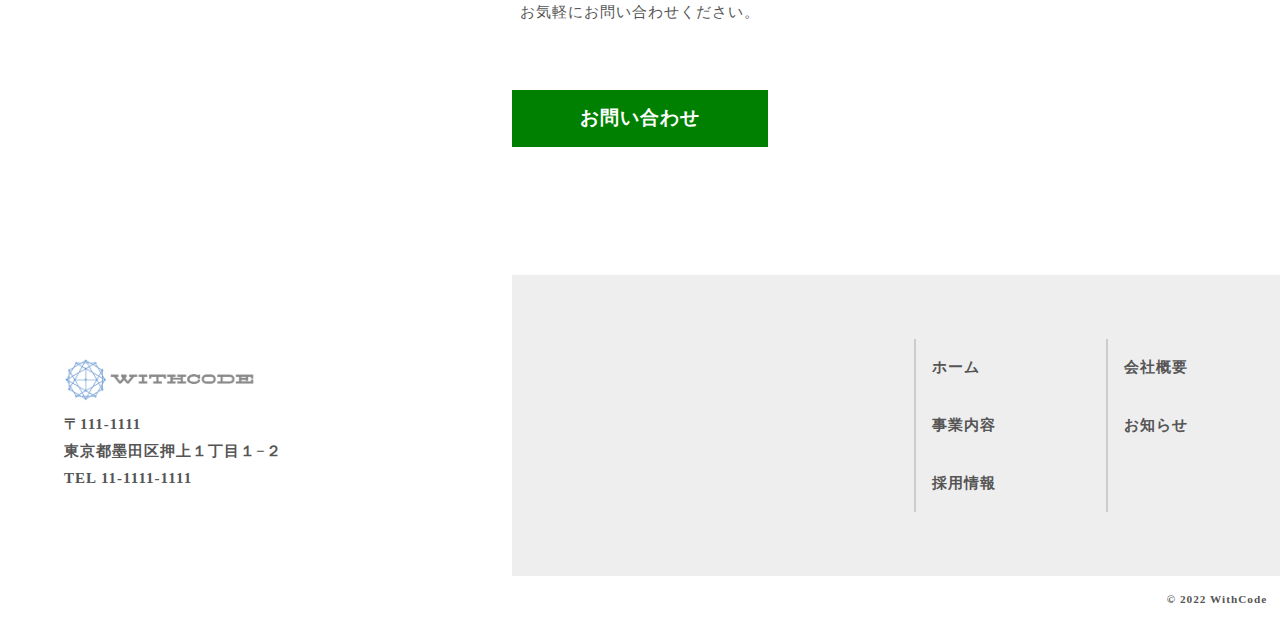
<file: html/news.html>
<!DOCTYPE html>
<html>

<head>
  <meta charset="UTF-8">
  <title>プログラミング教材「WithCode」</title>
  <meta name="description" content="「人生をコードと共に」というビジョンを達成するべく、皆さんのプログラミング学習をサポートします。">
  <meta name="keywords" content="IT,プログラミング,コミュニティ">
  <meta name="viewport" content="width=device-width, initial-scale=1.0">
  <meta property="og:title" content="プログラミング教材「WithCode」">
  <meta property="og:type" content="article">
  <meta property="og:url" content="https://withcode-plus.tech">
  <meta property="og:image" content="img/logo.png">
  <meta property="og:description" content="「人生をコードと共に」というビジョンを達成するべく、皆さんのプログラミング学習をサポートします。">
  <meta property="og:site_name" content="プログラミング教材">
  <link rel="icon" href="../favicon.ico">
  <link rel="apple-touch-icon" sizes="180×180" href="../img/logo.png">
  <link rel="stylesheet" type="text/css" href="../css/reset.css">
  <link rel="stylesheet" type="text/css" href="../css/common1.css">
  <link rel="stylesheet" type="text/css" href="../css/common2.css">
  <link rel="stylesheet" type="text/css" href="../css/news.css">
</head>
<body>
<header>
  <div class="header_wrapper">
    <div class="header_inner">
      <img src="../img/logo.png" alt="ロゴ画像">
      <nav>
        <ul>
          <li><a href="../index.html">TOP</a></li>
          <li><a href="business.html">BUSINESS</a></li>
          <li><a href="recruit.html">RECRUIT</a></li>
          <li><a href="company.html">COMPANY</a></li>
          <li><a href="news.html" class="color">NEWS</a></li>
        </ul>
      </nav>
    </div>
    <div class="top_inner">
      <img src="../img/news.png" alt="トップ画像">
      <div class="top_title">
        <h1>NEWS<br><small>NEWS</small></h1>
      </div>
    </div>
  </div>
</header>
<main>
  <section class="news section">
    <div class="news_all">
      <div class="news_wrapper">
        <ul class="news_list">
          <li class="news_item">
            <span class="news_date">2022.01.01</span>
            <p class="news_category">TOPICS</p>
            <a href="#" class="news_ttl">［WithCode］リリース</a>
          </li>
          <li class="news_item">
            <span class="news_date">2022.01.01</span>
            <p class="news_category">TOPICS</p>
            <a href="#" class="news_ttl">［WithCode］リリース</a>
          </li>
          <li class="news_item">
            <span class="news_date">2022.01.01</span>
            <p class="news_category">TOPICS</p>
            <a href="#" class="news_ttl">［WithCode］リリース</a>
          </li>
        </ul>
      </div>
    <div class="news_side_wrapper">
      <div class="news_side_inner">
        <p>最近の記事</p>
        <ul class="news_side_list">
          <li class="news_side_item"><a href="#">［WithCode］リリース</a></li>
          <li class="news_side_item"><a href="#">［WithCode］リリース</a></li>
          <li class="news_side_item"><a href="#">［WithCode］リリース</a></li>
        </ul>
      </div>
      <div class="news_side_inner">
        <p>カテゴリー</p>
        <ul class="news_side_list">
          <li class="news_side_item"><a href="#">TOPICS</a></li>
          <li class="news_side_item"><a href="#">IR</a></li>
        </ul>
      </div>
      <div class="news_side_inner">
        <p>アーカイブ</p>
        <ul class="news_side_list">
          <li class="news_side_item"><a href="">2022年1月</a></li>
          <li class="news_side_item"><a href="">2022年1月</a></li>
          <li class="news_side_item"><a href="">2022年1月</a></li>
        </ul>
      </div>
    </div>
  </div>
  </section>
</main>
<section class="contact section">
  <div class="contact_wrapper">
    <h3 class="ttl">Contact<br><small>お問い合わせ</small></h3>
    <P>
      ご質問などありましたら、お問い合わせフォームにて<br>
      お気軽にお問い合わせください。
    </P>
    <div class="btn">
      <a href="https://withcode.tech">お問い合わせ</a>
    </div>
  </div>
</section>
<footer>
  <div class="footer_wrapper">
    <div class="footer_block_1">
      <img src="../img/logo.png" alt="ロゴ画像">
      <p>〒111-1111<br>
        東京都墨田区押上１丁目１−２<br>
        TEL 11-1111-1111
      </p>
    </div>
    <div class="footer_block_2">
      <div class="footer_list">
        <ul>
          <li><a href="../index.html">ホーム</a></li>
          <li><a href="business.html">事業内容</a></li>
          <li><a href="recruit.html">採用情報</a></li>
        </ul>
        <ul>
          <li><a href="company.html">会社概要</a></li>
          <li><a href="news.html">お知らせ</a></li>
        </ul>
      </div>
    </div>
  </div>
  <div class="footer_copyright">
    <p>© 2022 WithCode</p>
  </div>
</footer>
</body>
</html>
</file>
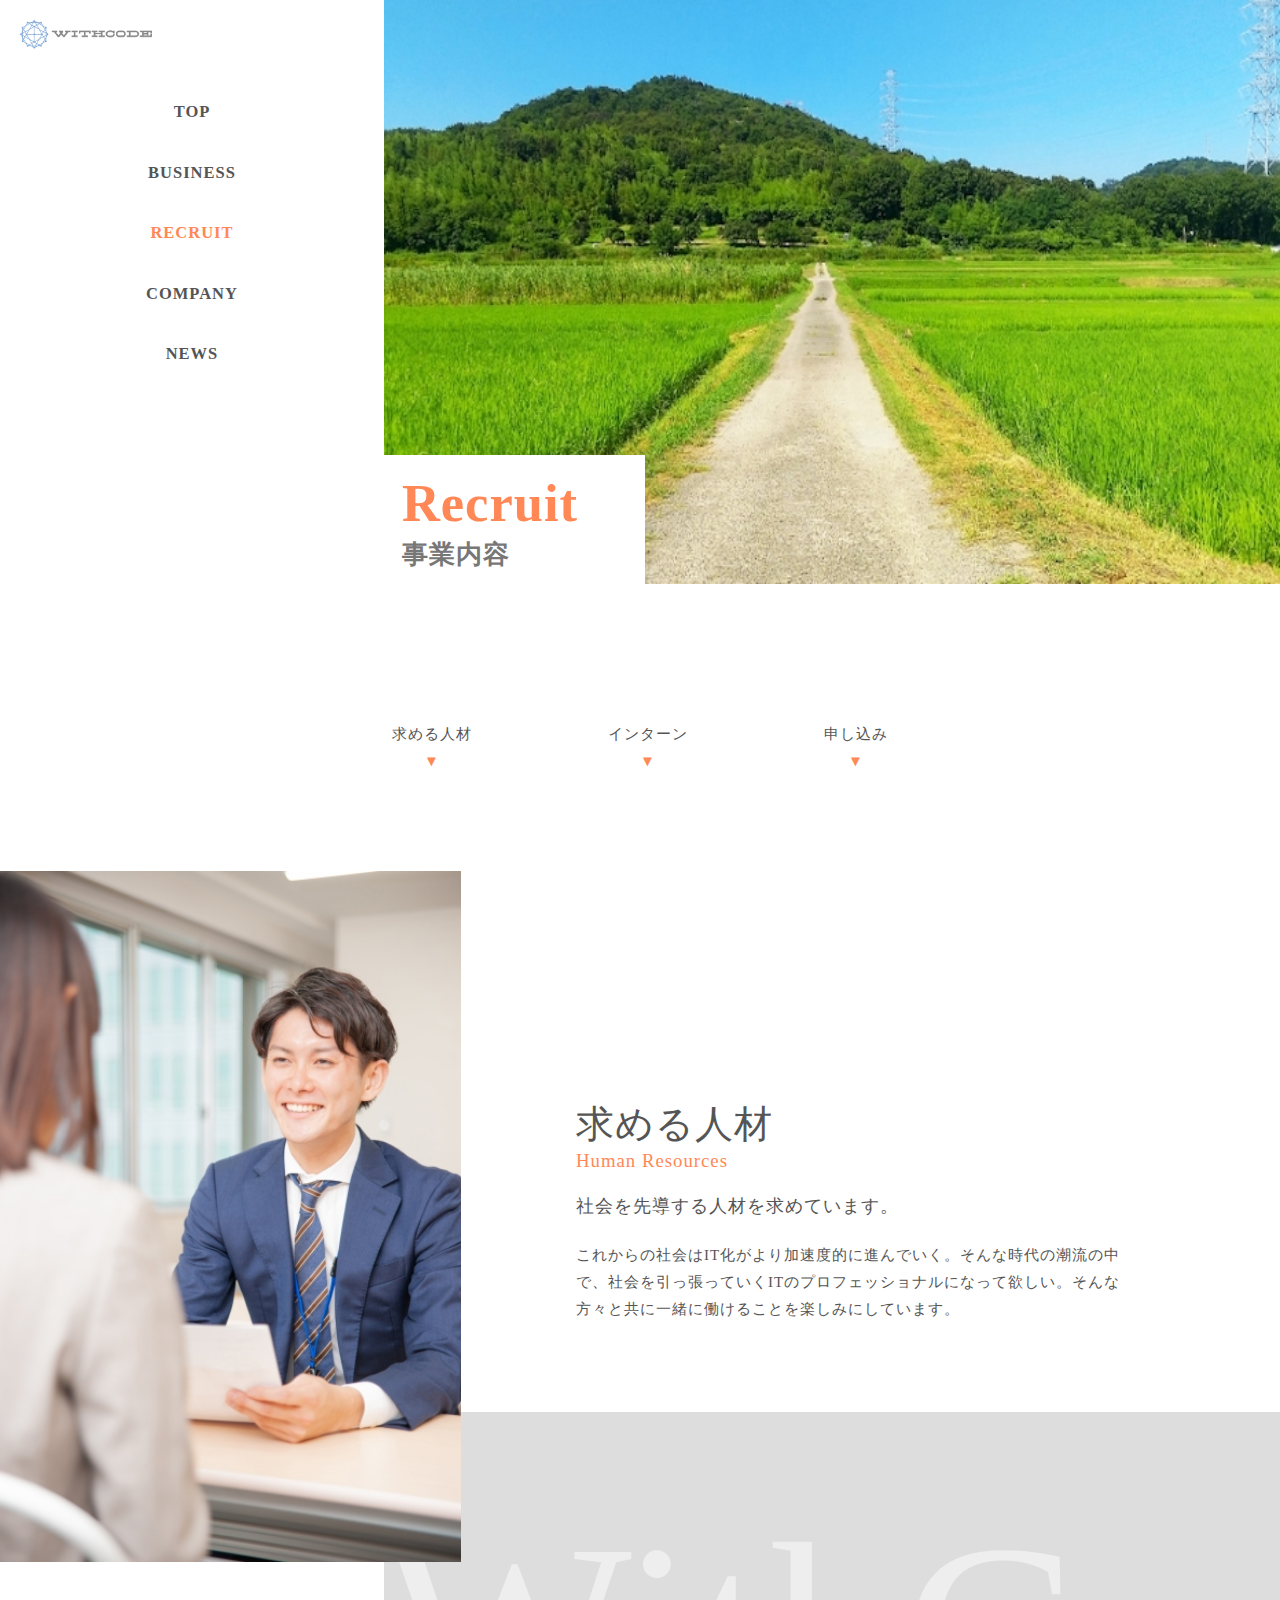
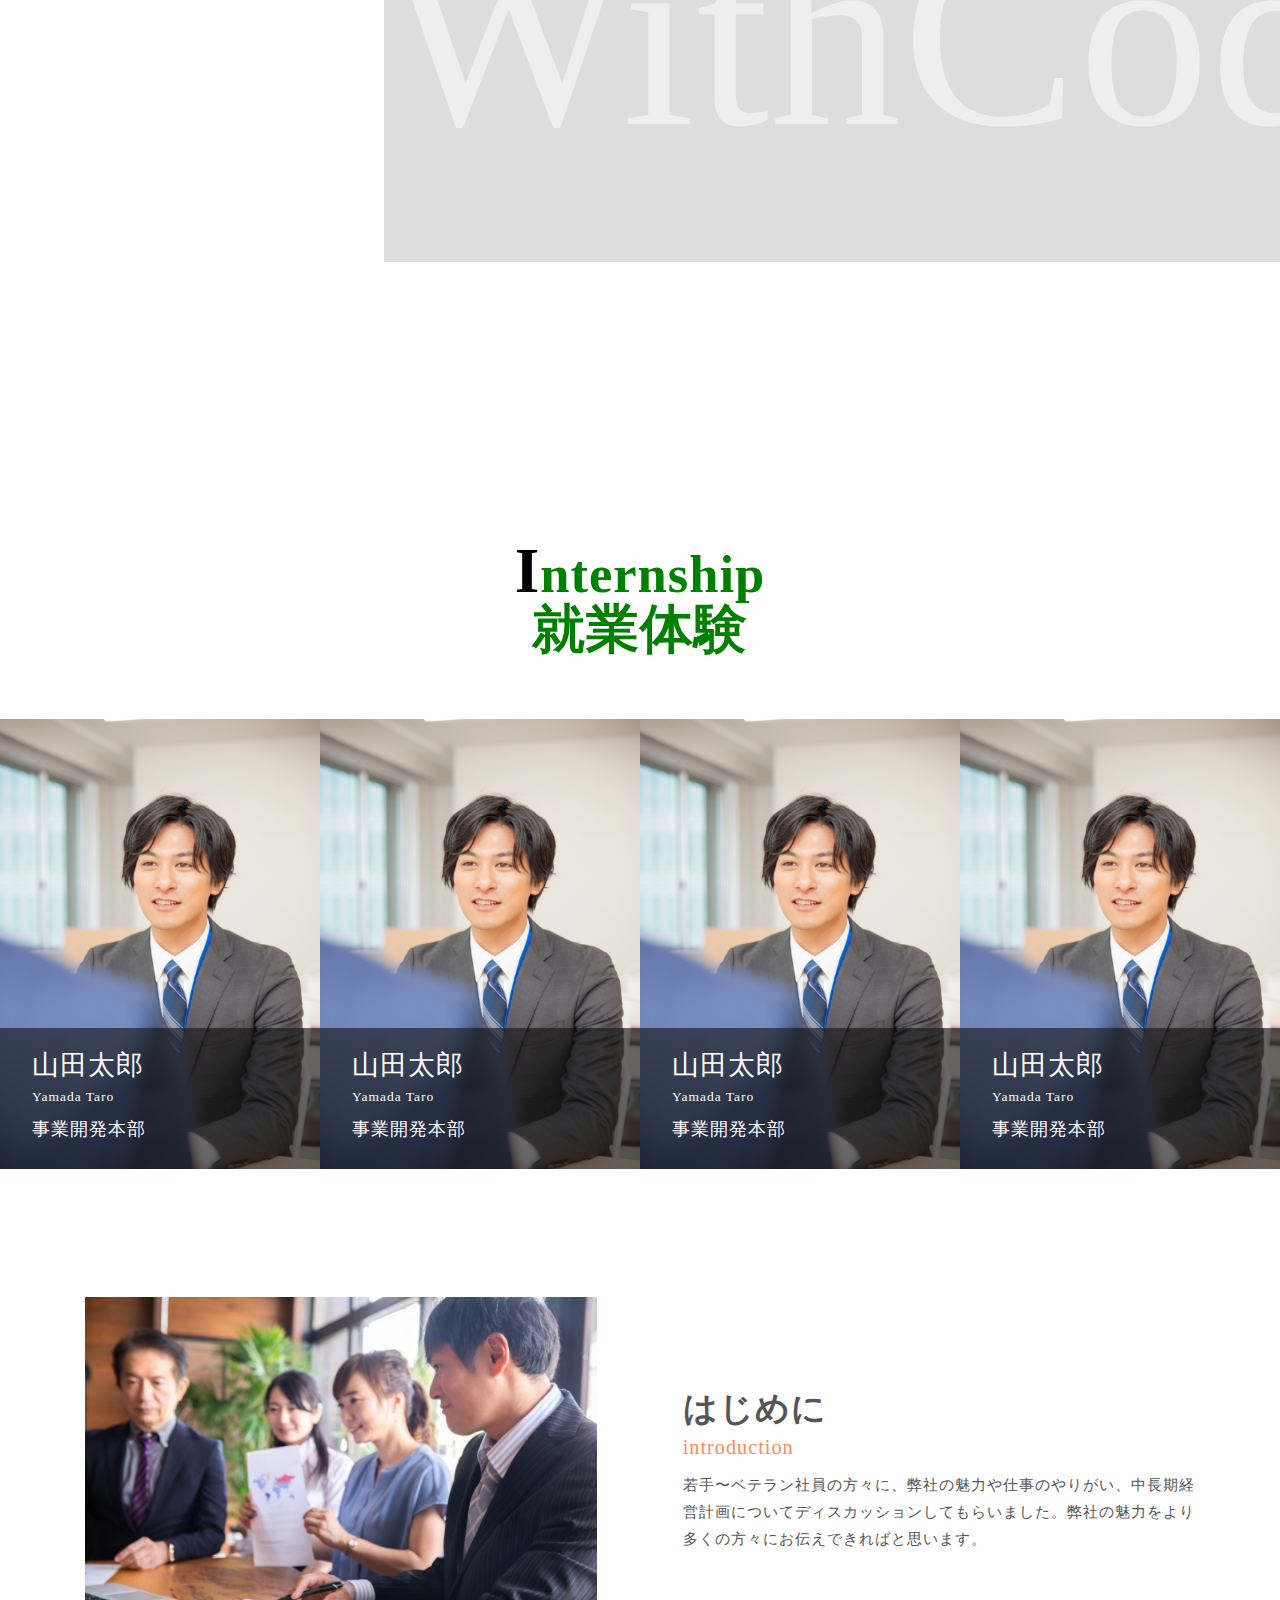
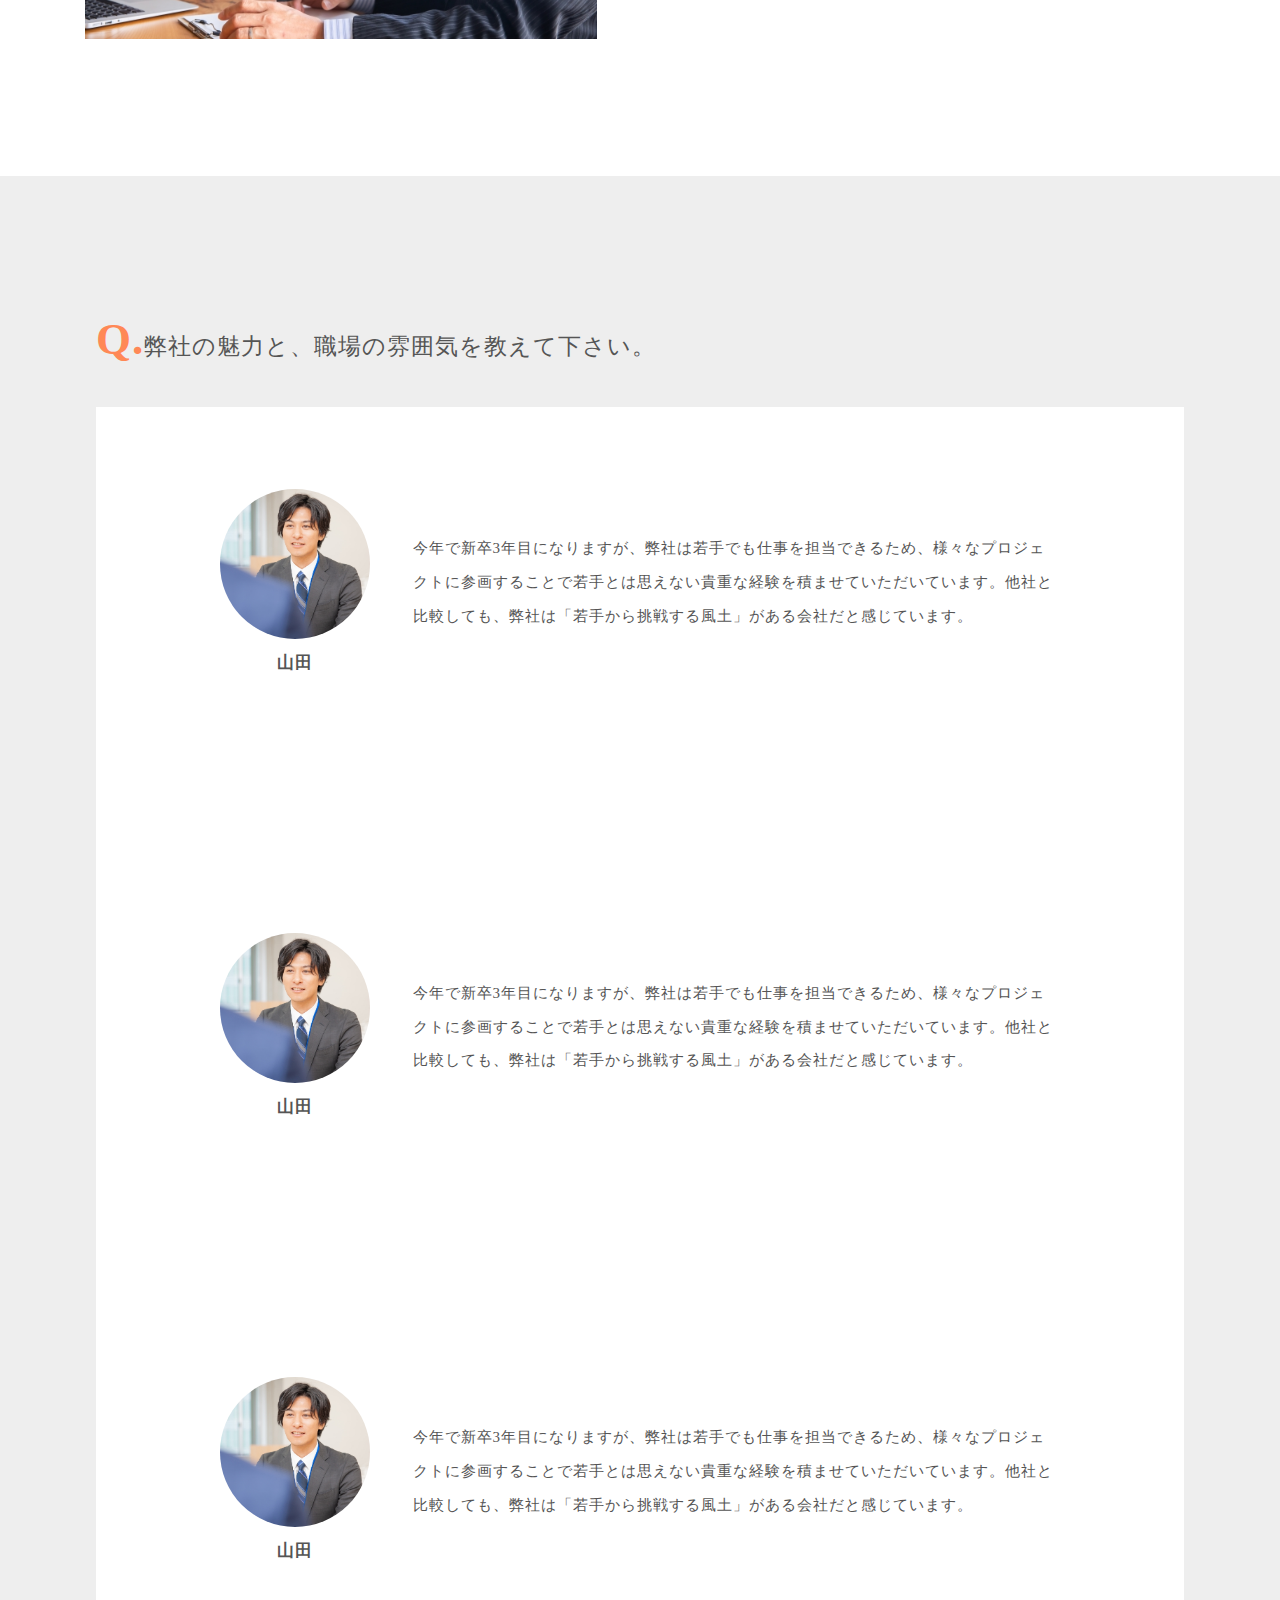
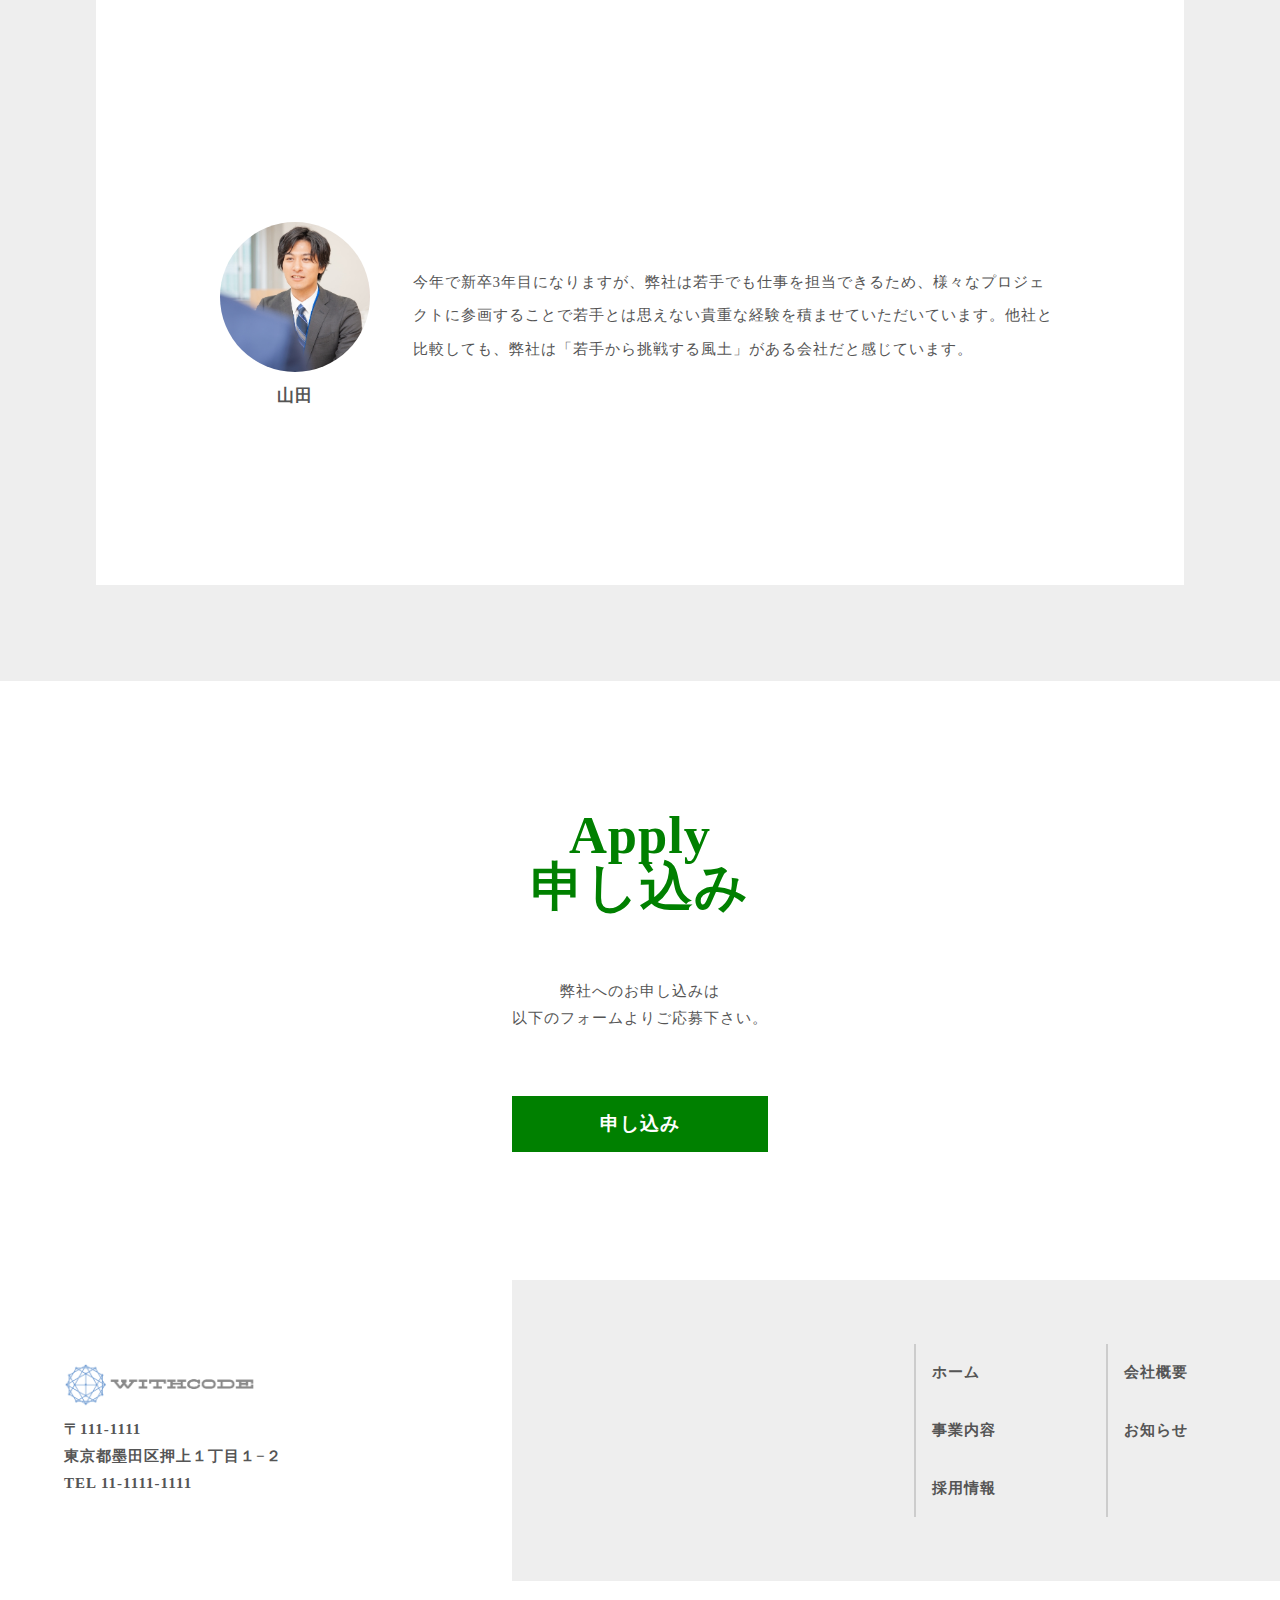
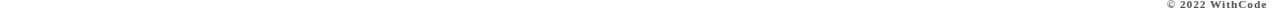
<file: html/recruit.html>
<!DOCTYPE html>
<html>

<head>
  <meta charset="UTF-8">
  <title>プログラミング教材「WithCode」</title>
  <meta name="description" content="「人生をコードと共に」というビジョンを達成するべく、皆さんのプログラミング学習をサポートします。">
  <meta name="keywords" content="IT,プログラミング,コミュニティ">
  <meta name="viewport" content="width=device-width, initial-scale=1.0">
  <meta property="og:title" content="プログラミング教材「WithCode」">
  <meta property="og:type" content="article">
  <meta property="og:url" content="https://withcode-plus.tech">
  <meta property="og:image" content="img/logo.png">
  <meta property="og:description" content="「人生をコードと共に」というビジョンを達成するべく、皆さんのプログラミング学習をサポートします。">
  <meta property="og:site_name" content="プログラミング教材">
  <link rel="icon" href="../favicon.ico">
  <link rel="apple-touch-icon" sizes="180×180" href="../img/logo.png">
  <link rel="stylesheet" type="text/css" href="../css/reset.css">
  <link rel="stylesheet" type="text/css" href="../css/common1.css">
  <link rel="stylesheet" type="text/css" href="../css/common2.css">
  <link rel="stylesheet" type="text/css" href="../css/recruit.css">
</head>
<body>
<header>
  <div class="header_wrapper">
    <div class="header_inner">
      <img src="../img/logo.png" alt="ロゴ画像">
      <nav>
        <ul>
          <li><a href="../index.html">TOP</a></li>
          <li><a href="business.html">BUSINESS</a></li>
          <li><a href="recruit.html" class="color">RECRUIT</a></li>
          <li><a href="company.html">COMPANY</a></li>
          <li><a href="news.html">NEWS</a></li>
        </ul>
      </nav>
    </div>
    <div class="top_inner">
      <img src="../img/recruit.png" alt="トップ画像">
      <div class="top_title">
        <h1>Recruit<br><small>事業内容</small></h1>
      </div>
    </div>
  </div>
</header>
<main>
<section class="recruit section">
  <div class="recruit_inner">
    <div class="recruit_top">
      <ul>
        <li><a href="#recruit_block_wrapper_1">求める人材<br><small>▼</small></a></li>
        <li><a href="#recruit_block_wrapper_2">インターン<br><small>▼</small></a></li>
        <li><a href="#recruit_block_wrapper_3">申し込み<br><small>▼</small></a></li>
      </ul>
    </div>
    <div class="recruit_all">
      <div class="recruit_block_wrapper" id="recruit_block_wrapper_1">
        <div class="recruit_block_1">
          <img src="../img/top_recruit.png" alt="リクルート画像">
        </div>
        <div class="recruit_block_2">
          <h2>求める人材<br><small>Human Resources</small></h2>
          <h3>社会を先導する人材を求めています。</h3>
          <p>
            これからの社会はIT化がより加速度的に進んでいく。そんな時代の潮流の中で、社会を引っ張っていくITのプロフェッショナルになって欲しい。そんな方々と共に一緒に働けることを楽しみにしています。
          </p>
        </div>
      </div>
      <div class="recruit_list_wrapper">
        <div class="recruit_list">
          <div class="recruit_item">
            <p>WithCode</p>
          </div>
        </div>
      </div>
    </div>
  </div>
</section>
<section class="intern section" id="intern_block_wrapper_2">
  <h1 class="ttl"><span>I</span>nternship<br><small>就業体験<small></h1>
  <div class="intern_block_wrapper">
    <div class="intern_block_person">
      <div class="intern_block_person_info">
        <h2 class="intern_block_person_name">
          <p>山田太郎<br><small>Yamada Taro</small></p>
        </h2>
        <p class="intern_block_person_department">事業開発本部</p>
      </div>
    </div>
    <div class="intern_block_person">
      <div class="intern_block_person_info">
        <h2 class="intern_block_person_name">
          <p>山田太郎<br><small>Yamada Taro</small></p>
        </h2>
        <p class="intern_block_person_department">事業開発本部</p>
      </div>
    </div>
    <div class="intern_block_person">
      <div class="intern_block_person_info">
        <h2 class="intern_block_person_name">
          <p>山田太郎<br><small>Yamada Taro</small></p>
        </h2>
        <p class="intern_block_person_department">事業開発本部</p>
      </div>
    </div>
    <div class="intern_block_person">
      <div class="intern_block_person_info">
        <h2 class="intern_block_person_name">
          <p>山田太郎<br><small>Yamada Taro</small></p>
        </h2>
        <p class="intern_block_person_department">事業開発本部</p>
      </div>
    </div>
  </div>
  <div class="intern_intro_wrapper">
    <div class="intern_intro_img">
      <img src="../img/intern.png" alt="インターン画像">
    </div>
    <div class="intern_intro_txt">
      <h2>はじめに<br><small>introduction</small></h2>
      <p class="intern_intro_descript">
        若手〜ベテラン社員の方々に、弊社の魅力や仕事のやりがい、中長期経営計画についてディスカッションしてもらいました。弊社の魅力をより多くの方々にお伝えできればと思います。
      </p>
    </div>
  </div>
  <div class="intern_discussion_wrapper">
    <div class="intern_discussion_inner">
      <div class="intern_discussion">
        <div class="intern_discussion_ttl">
          <p>
            <span>Q.</span>弊社の魅力と、職場の雰囲気を教えて下さい。
          </p>
        </div>
        <ul class="intern_discussion_list">
          <li class="intern_discussion_item">
            <div class="intern_discussion_member">
              <img src="../img/member.png" alt="山田画像">
              <p>山田</p>
            </div>
            <div class="intern_discussion_txt">
              <p>
                今年で新卒3年目になりますが、弊社は若手でも仕事を担当できるため、様々なプロジェクトに参画することで若手とは思えない貴重な経験を積ませていただいています。他社と比較しても、弊社は「若手から挑戦する風土」がある会社だと感じています。
              </p>
            </div>
          </li>
        </ul>
        <ul class="intern_discussion_list">
          <li class="intern_discussion_item">
            <div class="intern_discussion_member">
              <img src="../img/member.png" alt="山田画像">
              <p>山田</p>
            </div>
            <div class="intern_discussion_txt">
              <p>
                今年で新卒3年目になりますが、弊社は若手でも仕事を担当できるため、様々なプロジェクトに参画することで若手とは思えない貴重な経験を積ませていただいています。他社と比較しても、弊社は「若手から挑戦する風土」がある会社だと感じています。
              </p>
            </div>
          </li>
        </ul>
        <ul class="intern_discussion_list">
          <li class="intern_discussion_item">
            <div class="intern_discussion_member">
              <img src="../img/member.png" alt="山田画像">
              <p>山田</p>
            </div>
            <div class="intern_discussion_txt">
              <p>
                今年で新卒3年目になりますが、弊社は若手でも仕事を担当できるため、様々なプロジェクトに参画することで若手とは思えない貴重な経験を積ませていただいています。他社と比較しても、弊社は「若手から挑戦する風土」がある会社だと感じています。
              </p>
            </div>
          </li>
        </ul>
        <ul class="intern_discussion_list">
          <li class="intern_discussion_item">
            <div class="intern_discussion_member">
              <img src="../img/member.png" alt="山田画像">
              <p>山田</p>
            </div>
            <div class="intern_discussion_txt">
              <p>
                今年で新卒3年目になりますが、弊社は若手でも仕事を担当できるため、様々なプロジェクトに参画することで若手とは思えない貴重な経験を積ませていただいています。他社と比較しても、弊社は「若手から挑戦する風土」がある会社だと感じています。
              </p>
            </div>
          </li>
        </ul>
      </div>
    </div>
  </div>
</main>
</section>
<section class="contact section" id="contact_block_wrapper_3">
  <div class="contact_wrapper">
    <h3 class="ttl">Apply<br><small>申し込み</small></h3>
    <P>
      弊社へのお申し込みは<br>以下のフォームよりご応募下さい。
    </P>
    <div class="btn">
      <a href="https://withcode.tech">申し込み</a>
    </div>
  </div>
</section>
<footer>
  <div class="footer_wrapper">
    <div class="footer_block_1">
      <img src="../img/logo.png" alt="ロゴ画像">
      <p>〒111-1111<br>
        東京都墨田区押上１丁目１−２<br>
        TEL 11-1111-1111
      </p>
    </div>
    <div class="footer_block_2">
      <div class="footer_list">
        <ul>
          <li><a href="../index.html">ホーム</a></li>
          <li><a href="business.html">事業内容</a></li>
          <li><a href="recruit.html">採用情報</a></li>
        </ul>
        <ul>
          <li><a href="company.html">会社概要</a></li>
          <li><a href="news.html">お知らせ</a></li>
        </ul>
      </div>
    </div>
  </div>
  <div class="footer_copyright">
    <p>© 2022 WithCode</p>
  </div>
</footer>
</body>
</html>
</file>
<file: css/common1.css>
body {
  font-size: 15px;
  line-height: 1.8;
  letter-spacing: 1px;
  word-break: break-all;
  color: #555;
}

a {
  text-decoration: none;
  color: #555;
}

li {
  list-style: none;
}
.section {
  margin: 10% 0;
  position: relative;
}

.ttl {
  font-size: 3.5em;
  font-weight: bold;
  color: green;
  line-height: 1;
}

.news h3 small {
  font-size: 0.6em;
  color: #777;
}
.btn {
  width: 20%;
  margin: 0 auto;
  line-height: 3;
}
.btn a {
  display: block;
  width: 100%;
  height: 100%;
  background: green;
  text-align: center;
  color: #ffffff;
  font-size: 1.25em;
  font-weight: bold;
}

.btn a:hover {
  opacity: 0.7;
}
.contact {
  text-align: center;
}
.contact_wrapper p {
  margin: 5% 0;
}
.footer_wrapper {
  display: flex;
  justify-content: space-between;
  align-items: center;
}
.footer_block_1 {
  width: 30%;
  margin: 0 auto;
}

.footer_block_1 img {
  width: 50%;
  height: 50%;
}

.footer_block_1 p {
  font-size: 1em;
  font-weight: bold;
}
.footer_block_2 {
  width: 60%;
  background: #eee;
  padding: 5% 0;
}
.footer_list {
  width: 50%;
  margin-left: auto;
  display: flex;
  justify-content: space-around;
}
.footer_list ul {
  width: 40%;
  border-left: 2px solid #ccc;
}

.footer_list ul li {
  padding: 10%;
}

.footer_list ul li a {
  font-size: 1em;
  font-weight: bold;
}
.footer_copyright {
  display: flex;
  justify-content: flex-end;
  align-items: center;
  padding: 1%;
}

.footer_copyright p {
  font-size: 0.75em;
  font-weight: bold;
}
</file>
<file: css/index.css>
@charset "UTF-8";
.header_wrapper {
  width: 100%;
  display: flex;
}
.header_inner {
  width: 40%;
}
.header_inner img {
  width: 35%;
  height: auto;
  margin: 5%;
}

.header_inner nav ul {
  text-align: center;
  width: 40%;
  margin: 5% auto;
}

.header_inner nav ul li {
  font-size: 1.1em;
  font-weight: bold;
  padding-bottom: 20%;
}
.header_inner nav ul li a:hover {
  opacity: 0.5;
}

.header_inner nav ul li a.color {
  color: #ff8856;
}
.top_inner {
  width: 60%;
}

.top_inner img {
  width: 100%;
  height: auto;
}
.top_title {
  position: relative;
  text-align: center;
  line-height: 1;
  top: -10%;
}
.top_inner h1 {
  font-size: 7.5em;
  color: green;
}

.top_inner h2 {
  font-size: 5em;
}

.top_inner p {
  font-size: 1.5em;
  line-height: 3.5;
  color: red;
  position: relative;
}
.news {
  text-align: center;
  display: block;
  margin: unset;
}
.ttl {
  font-size: 3.5em;
  font-weight: bold;
  color: green;
  line-height: 1;
}

.news h3 small {
  font-size: 0.6em;
  color: #777;
}
.news_list {
  text-align: left;
  display: inline-block;
  margin: 2.5% 0;
}

.news_list li {
  font-size: 1.2em;
  line-height: 2;
  color: #333;
}
.btn {
  width: 20%;

  line-height: 3;
}
.btn a {
  display: block;
  width: 100%;
  height: 100%;
  background: green;
  text-align: center;
  color: #ffffff;
  font-size: 1.25em;
  font-weight: bold;
}

.btn a:hover {
  opacity: 0.7;
}
.feature_block_1 {
  position: relative;
  background: #ddd;
  height: 30em;
  width: 70%;
  display: flex;
  align-items: center;
}
.feature_imgs {
  width: 100%;
  display: flex;
  justify-content: space-around;
  position: absolute;
}
.feature_img {
  width: 30%;
}

.feature_img img {
  width: 100%;
  height: 100%;
}
.feature_block_2 {
  position: relative;
  bottom: 5em;
}
.feature_block_2_wrapper {
  width: 40%;
  margin-left: auto;
  border-top: 3px solid #ff8856;
  background: #fff;
  height: auto;
  padding: 5% 5% 0;
}

.feature_txt {
  margin: 10%;
  border: 5px solid green;
  padding: 5%;
}
.service_item_wrapper {
  display: flex;
  justify-content: space-evenly;
  align-items: center;
}

.service_item {
  width: 25%;
  background-color: rgba(255, 255, 255, 0.5);
  padding: 2.5%;
  margin-bottom: 2.5%;
}

.service_item img {
  width: 100%;
  height: 100%;
}
.service_txt_wrapper {
  padding: 5%;
}

.service_txt_wrapper h4 {
  font-size: 2em;
  font-weight: bold;
  line-height: 1;
}
.service {
  text-align: center;
}

.service_bg {
  background-image: url("../img/service_bg.png");
  background-size: cover;
  margin: 5% 0;
  padding: 5% 0;
}

.service_txt_wrapper small {
  font-size: 1em;
  color: green;
}

.service_txt_wrapper p {
  text-align: left;
}
.recruit_wrapper {
  display: flex;
  align-items: center;
}
.recruit_txt_wrapper {
  width: 40%;
  margin: 0 auto;
}

.recruit_txt_wrapper h3 {
  padding-bottom: 7.5%;
}

.recruit_txt_wrapper h4 {
  padding-bottom: 5%;
  font-size: 1.5em;
  font-weight: bold;
}

.recruit_txt_wrapper p {
  padding-bottom: 10%;
}
.recruit_btn {
  margin: unset;
  width: 40%;
}
.recruit_img_wrapper {
  width: 40%;
}

.recruit_img_wrapper img {
  width: 100%;
  height: 100%;
}
.contact {
  text-align: center;
}
.contact_wrapper p {
  margin: 5% 0;
}
small {
  border-bottom: 1px solid green;
}
</file>
<file: css/common2.css>
.header_wrapper {
  width: 100%;
  display: flex;
}
.header_inner {
  width: 30%;
}

.header_inner img {
  width: 35%;
  height: auto;
  margin: 5%;
}

.header_inner nav ul {
  text-align: center;
  width: 40%;
  margin: 5% auto;
}

.header_inner nav ul li {
  font-size: 1.1em;
  font-weight: bold;
  padding-bottom: 20%;
}

.header_inner nav ul li a:hover {
  opacity: 0.5;
}

.header_inner nav ul li a.color {
  color: #ff8856;
}
.top_inner {
  width: 70%;
  position: relative;
}

.top_inner img {
  width: 100%;
  height: auto;
}
.top_title {
  position: absolute;
  bottom: 0;
  left: 0;
  background: #fff;
  padding: 3% 7.5% 3% 2%;
  line-height: 0.8;
}

.top_title h1 {
  font-size: 3.5em;
  color: #ff8856;
}

.top_title h1 small {
  font-size: 0.5em;
  color: #777;
}
</file>
<file: css/business.css>
.business_top {
  width: 60%;
  margin: 0 auto;
}

.business_top ul {
  display: flex;
  justify-content: space-evenly;
  align-items: center;
}

.business_top li {
  text-align: center;
  padding-top: 20%;
}

.business_top li a {
  color: #555;
}

.business_top li a:hover {
  opacity: 0.5;
}

.business_top li a small {
  color: #ff8856;
}

.business_all {
  position: relative;
  margin: 7.5% 0;
}
.business_block_wrapper {
  display: flex;
  align-items: center;
}
.business_block_1 {
  width: 100%;
  display: flex;
  justify-content: flex-start;
}

.business_block_1 img {
  width: 80%;
  height: 100%;
}
.business_block_2 {
  width: 100%;
  margin-right: 10%;
  margin-bottom: 15%;
  text-align: center;
  padding: 3% 3%;
  border: 3px solid;
  margin-top: 15%;
}

.business_block_2 h2 {
  font-size: 2.5em;
  font-weight: normal;
  color: #555;
  line-height: 0.8;
  margin-bottom: 5%;
}

.business_block_2 h2 small {
  font-size: 0.5em;
  color: #ff8856;
}

.business_block_2 h3 {
  font-size: 1.2em;
  font-weight: normal;
  color: #555;
  line-height: 0.8;
  margin-bottom: 5%;
}
.business_list_wrapper {
  position: relative;
  background: #ddd;
  width: 70%;
  margin-left: auto;
  z-index: -1;
  bottom: 10em;
}
.business_list {
  width: 80%;
  margin: 0 auto;
  padding: 20% 0 2.5% 0;
}
.business_item {
  width: 100%;
  background: #fff;
}

.business_item ul {
  display: flex;
  align-items: center;
  flex-wrap: wrap;
  padding: 5%;
}

.business_item ul li {
  width: 30%;
  margin: 2.5% 5%;
  list-style: circle;
}
.business_btn {
  margin: 5% 0 5% auto;
  width: 30%;
  line-height: 4;
  font-weight: normal;
}

.business_btn a {
  font-weight: normal;
}
.business_block_wrapper_reverse {
  flex-flow: row-reverse;
}

.business_block_1_reverse {
  display: flex;
  justify-content: flex-end;
}

.business_block_2_reverse {
  margin-left: 10%;
  margin-right: unset;
}
.letter {
  width: 70%;
  margin: 0 auto;
}
.letter_wrapper {
  border: 1px solid #111;
  padding: 5% 10% 7.5%;
}

.letter_wrapper h1 {
  position: relative;
  background: #fff;
  text-align: center;
  font-size: 3em;
  bottom: 2em;
  width: 30%;
  margin: 0 auto;
  padding: 0 8%;
  white-space: nowrap;
}
.letter_list h2 {
  font-size: 2em;
  line-height: 1;
  margin-bottom: 5%;
  font-weight: normal;
}
.letter_list h2 small {
  font-size: 0.5em;
  color: #ff8856;
}
.letter_item p {
  letter-spacing: 3px;
  line-height: 3;
  margin-bottom: 5%;
}

.letter_item img {
  width: 100%;
  height: 100%;
}
</file>
<file: css/company.css>
.company_wrapper {
  width: 60%;
  margin: 0 auto;
}
.company_item {
  display: flex;
}

.company_item span {
  width: 20%;
  font-size: 1.25em;
  border-bottom: 1px solid #444;
  line-height: 1.5;
  padding: 4% 0 4% 2%;
}

.company_item p {
  width: 70%;
  border-bottom: 1px solid #ccc;
  line-height: 1.8;
  padding: 4% 0 4% 2%;
}
</file>
<file: css/news.css>
.news_all {
  width: 100%;
  display: flex;
  justify-content: space-around;
  align-items: baseline;
}
.news_wrapper {
  width: 60%;
}
.news_list {
  width: 50%;
  margin: 0 auto;
}
.news_item {
  display: flex;
  justify-content: space-between;
  align-items: center;
  border-bottom: 1px solid #ddd;
  padding: 5%;
}
.news_date {
  font-size: 1.1em;
}
.news_category {
  font-weight: bold;
  padding: 1% 2%;
  border: 1px solid #ff8856;
  font-size: 0.8em;
  color: #ff8856;
}
.news_ttl {
  font-size: 1.1em;
}
.news_side_wrapper {
  width: 20%;
}
.news_side_inner p {
  font-size: 1.3em;
  font-weight: bold;
}
.news_side_list {
  margin: 10% 0;
}
.news_side_item {
  position: relative;
  margin: 5% 0;
  padding: 0 5%;
}

.news_side_item::before {
  content: "";
  position: absolute;
  top: 10px;
  left: 0;
  border-style: solid;
  border-width: 3px;
}
</file>
<file: css/recruit.css>
.recruit_top {
  width: 60%;
  margin: 0 auto;
}
.top_title {
  position: absolute;
  bottom: 0;
  background: #fff;
  padding: 3% 7.5% 3% 2%;
  line-height: 0.8;
}
.recruit_top ul {
  display: flex;
  justify-content: space-evenly;
  align-items: center;
}

.recruit_top li {
  text-align: center;
}

.recruit_top li a {
  color: #555;
}

.recruit_top li a:hover {
  opacity: 0.5;
}

.recruit_top li a small {
  color: #ff8856;
}

.recruit_all {
  position: relative;
  margin: 7.5% 0;
}

.recruit_block_wrapper {
  display: flex;
  align-items: center;
}

.recruit_block_1 {
  width: 100%;
  display: flex;
  justify-content: flex-start;
}

.recruit_block_1 img {
  width: 80%;
  height: 100%;
}

.recruit_block_2 {
  width: 100%;
  margin-right: 10%;
}

.recruit_block_2 h2 {
  font-size: 2.5em;
  font-weight: normal;
  color: #555;
  line-height: 0.8;
  margin-bottom: 5%;
}

.recruit_block_2 h2 small {
  font-size: 0.5em;
  color: #ff8856;
}

.recruit_block_2 h3 {
  font-size: 1.2em;
  font-weight: normal;
  color: #555;
  line-height: 0.8;
  margin-bottom: 5%;
}

.recruit_list_wrapper {
  position: relative;
  background: #ddd;
  width: 70%;
  height: 30em;
  margin-left: auto;
  z-index: -1;
  bottom: 10em;
  display: flex;
  align-items: center;
}

.recruit_list {
  overflow: hidden;
}

.recruit_item {
  width: 100%;
}
.recruit_item p {
  font-size: 17.5em;
  color: #eee;
  white-space: nowrap;
}
.ttl {
  text-align: center;
  margin-bottom: 5%;
}

.ttl span {
  font-size: 1.2em;
  color: #000;
}
.intern_block_wrapper {
  display: flex;
}
.intern_block_person {
  position: relative;
  background: url(../img/member.png) center center no-repeat;
  background-size: cover;
  width: 25%;
  height: 30em;
}
.intern_block_person_info {
  width: 80%;
  position: absolute;
  bottom: 0;
  background-color: rgba(17, 17, 17, 0.6);
  padding: 7.5% 10%;
  color: #fff;
}
.intern_block_person_name {
  margin-bottom: 2.5%;
}

.intern_block_person_name p {
  font-size: 1.8em;
  font-weight: normal;
  line-height: 1;
}

.intern_block_person_name p small {
  font-size: 0.5em;
  font-weight: normal;
}
.intern_block_person_department {
  font-size: 1.2em;
}
.intern_intro_wrapper {
  display: flex;
  justify-content: space-evenly;
  align-items: center;
  margin: 10% 0;
}
.intern_intro_img {
  width: 40%;
}

.intern_intro_img img {
  width: 100%;
  height: 100%;
}
.intern_intro_txt {
  width: 40%;
}

.intern_intro_txt h2 {
  font-size: 2.25em;
  line-height: 1;
  margin-bottom: 2.5%;
}

.intern_intro_txt h2 small {
  font-size: 0.6em;
  color: #ff8856;
  font-weight: normal;
}
.intern_discussion_inner {
  background-color: #eee;
  padding: 7.5% 0;
}
.intern_discussion {
  width: 85%;
  margin: 0 auto;
}
.intern_discussion_ttl {
  margin: 2.5% 0;
}

.intern_discussion_ttl p {
  font-size: 1.5em;
}

.intern_discussion_ttl p span {
  font-size: 2em;
  font-weight: bold;
  color: #ff8856;
}
.intern_discussion_list {
  background-color: #fff;
  padding: 7.5%;
}
.intern_discussion_item {
  display: flex;
  justify-content: space-evenly;
  align-items: center;
  padding-bottom: 10%;
}
.intern_discussion_member {
  width: auto;
  text-align: center;
}

.intern_discussion_member img {
  width: 10em;
  height: 10em;
  object-fit: cover;
  border-radius: 50%;
}

.intern_discussion_member p {
  font-size: 1.1em;
  font-weight: bold;
}
.intern_discussion_txt {
  width: 70%;
  line-height: 2.25;
}
</file>
